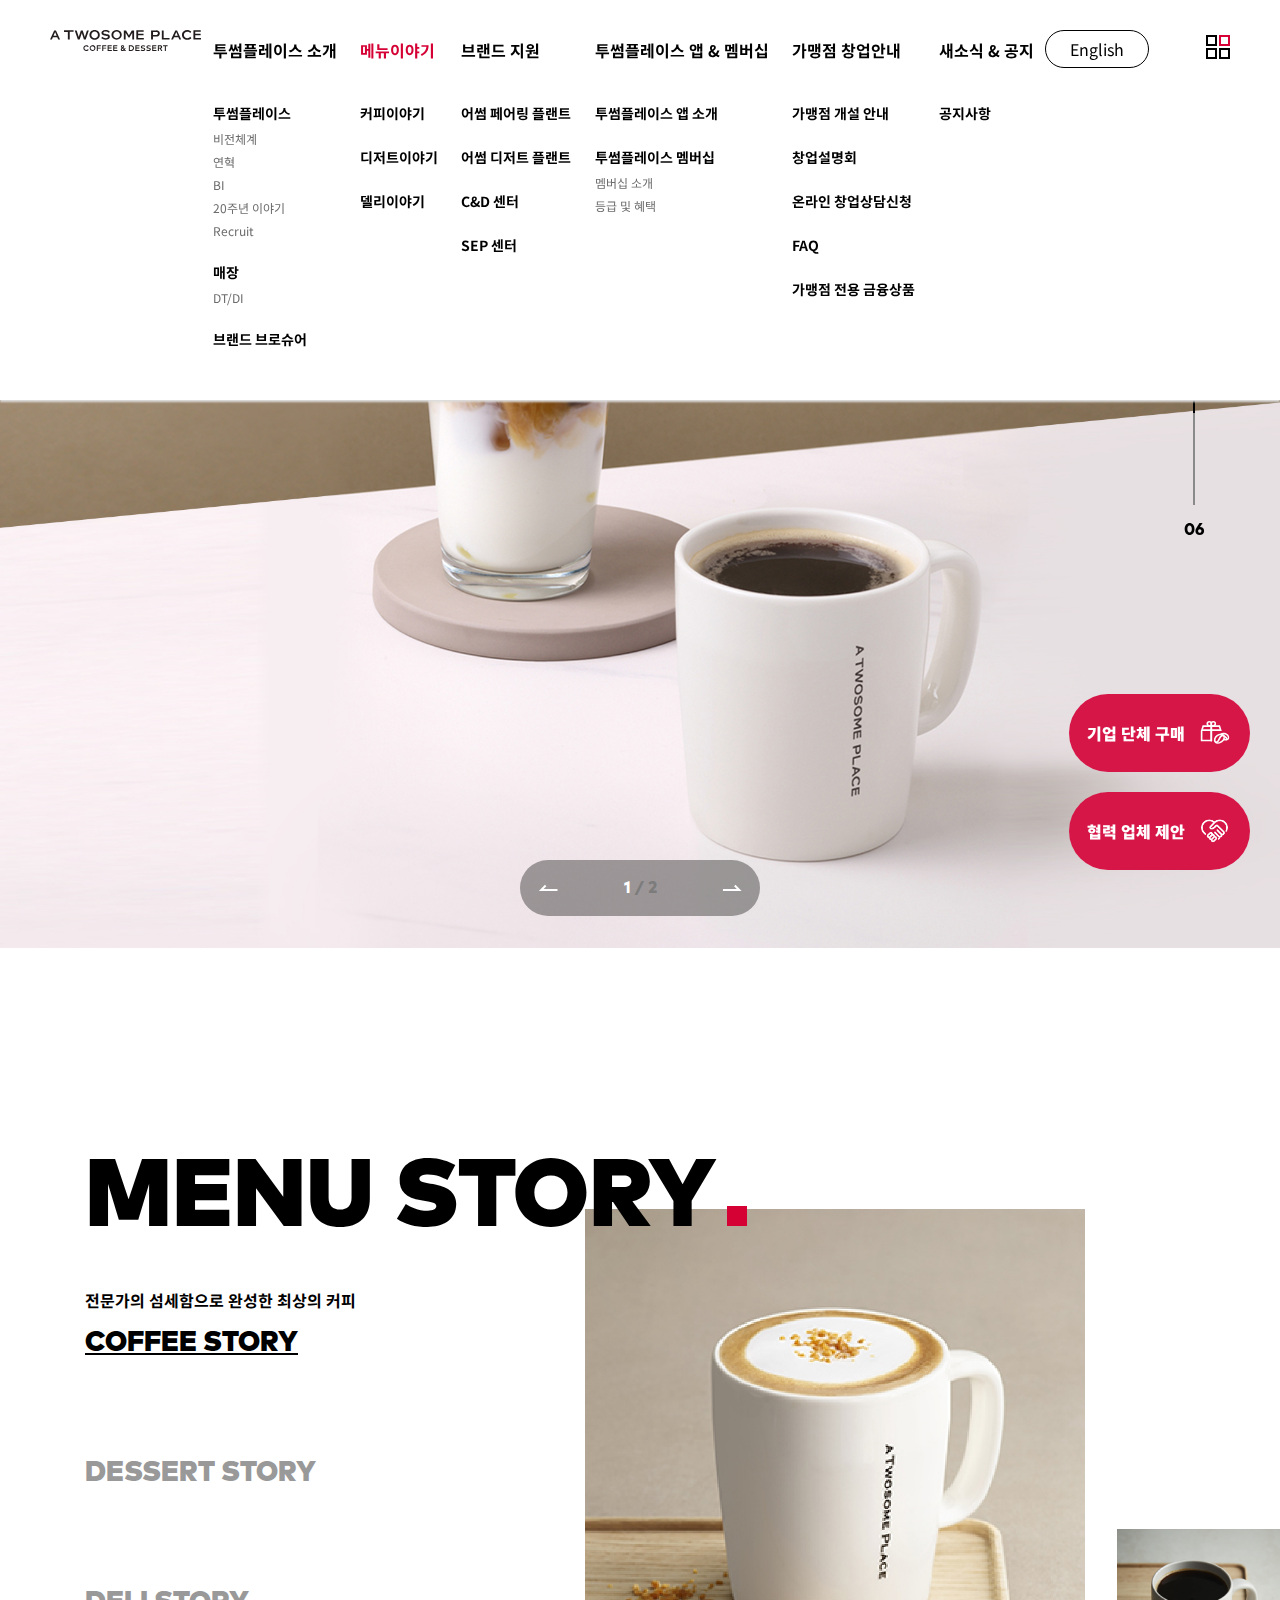
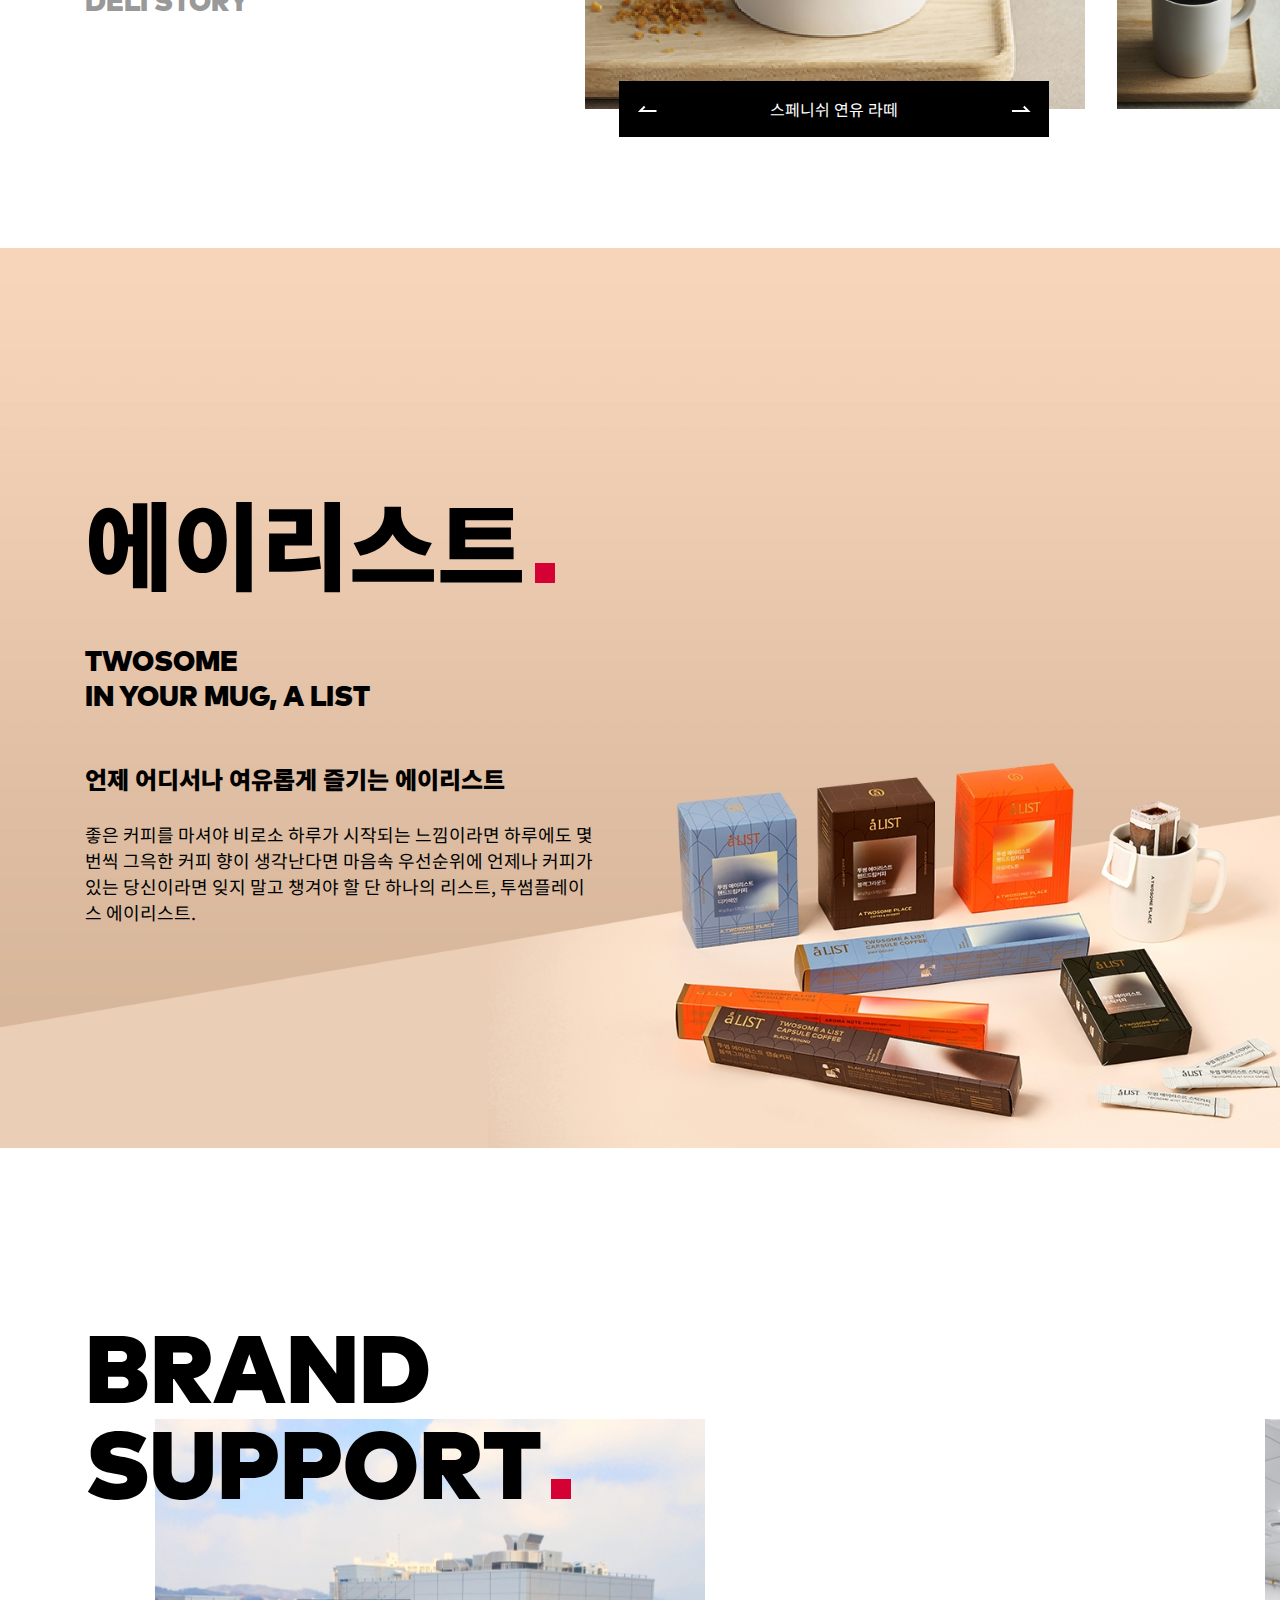
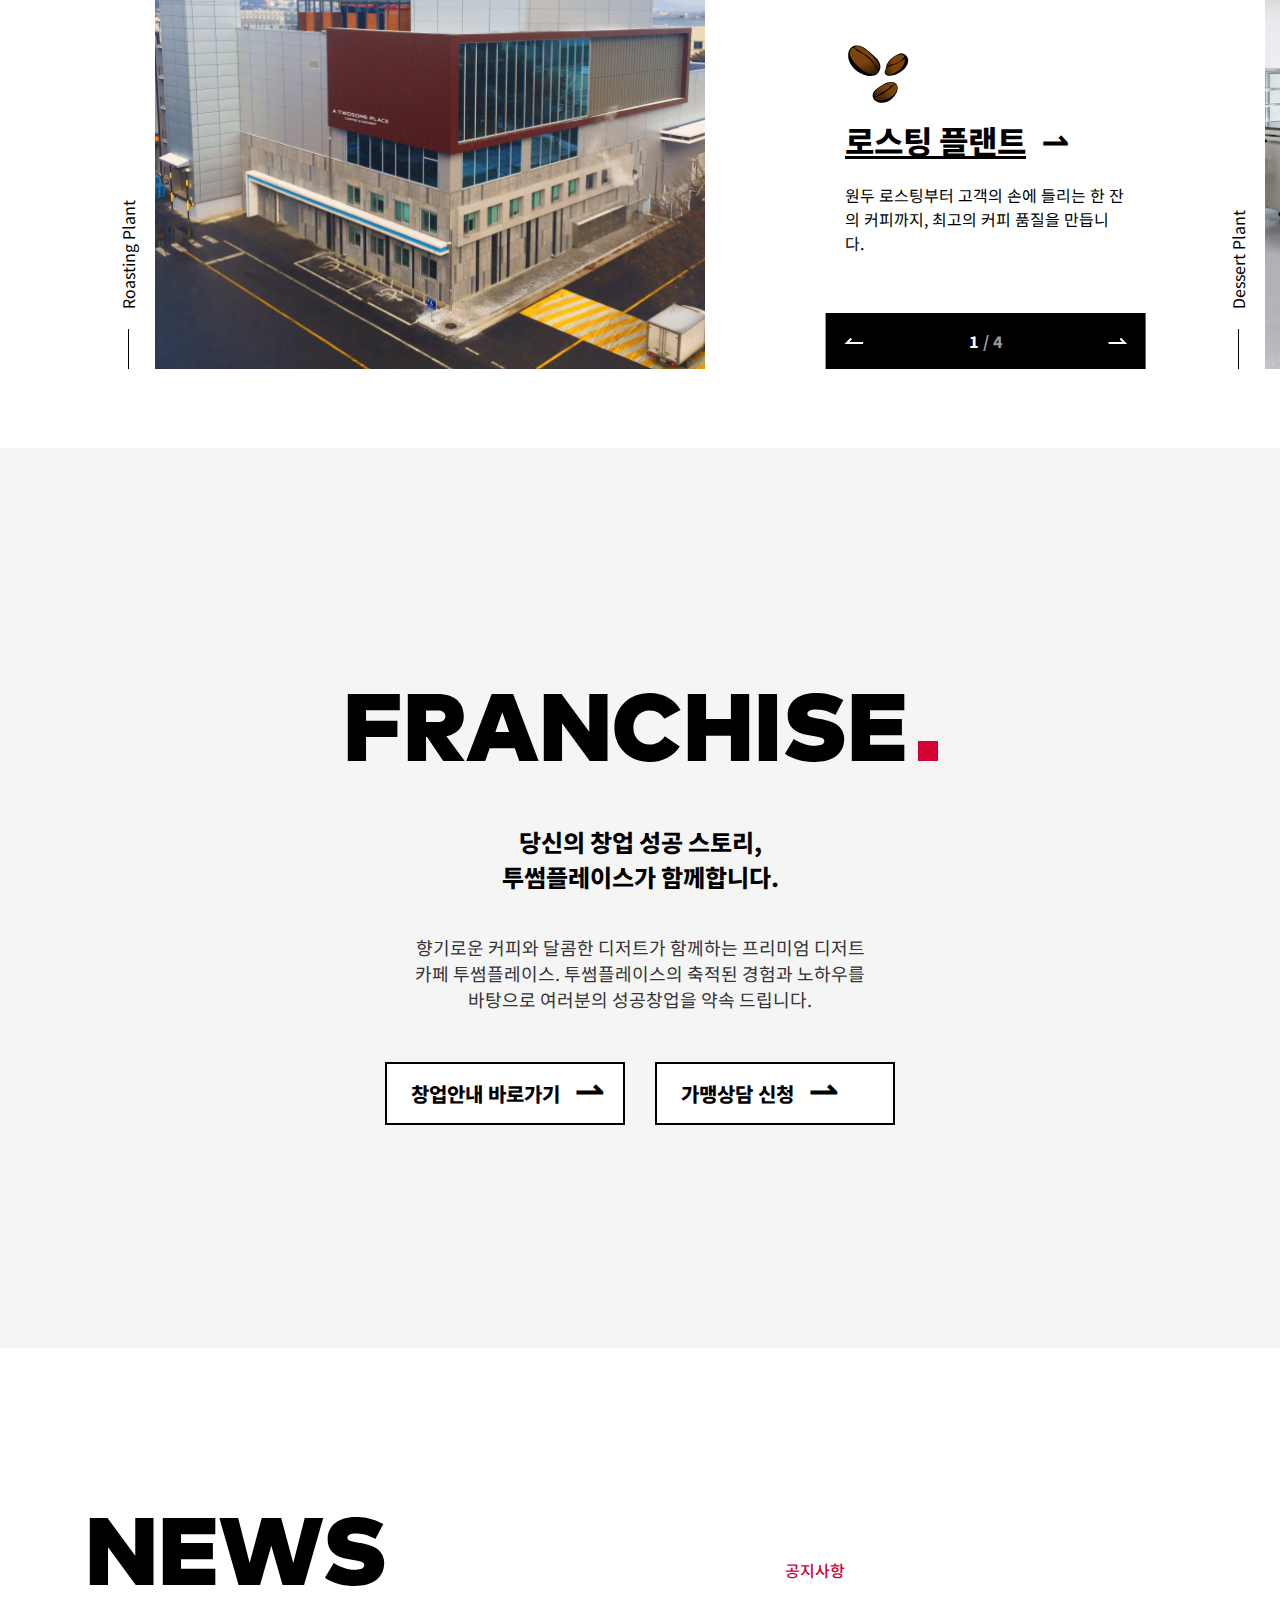
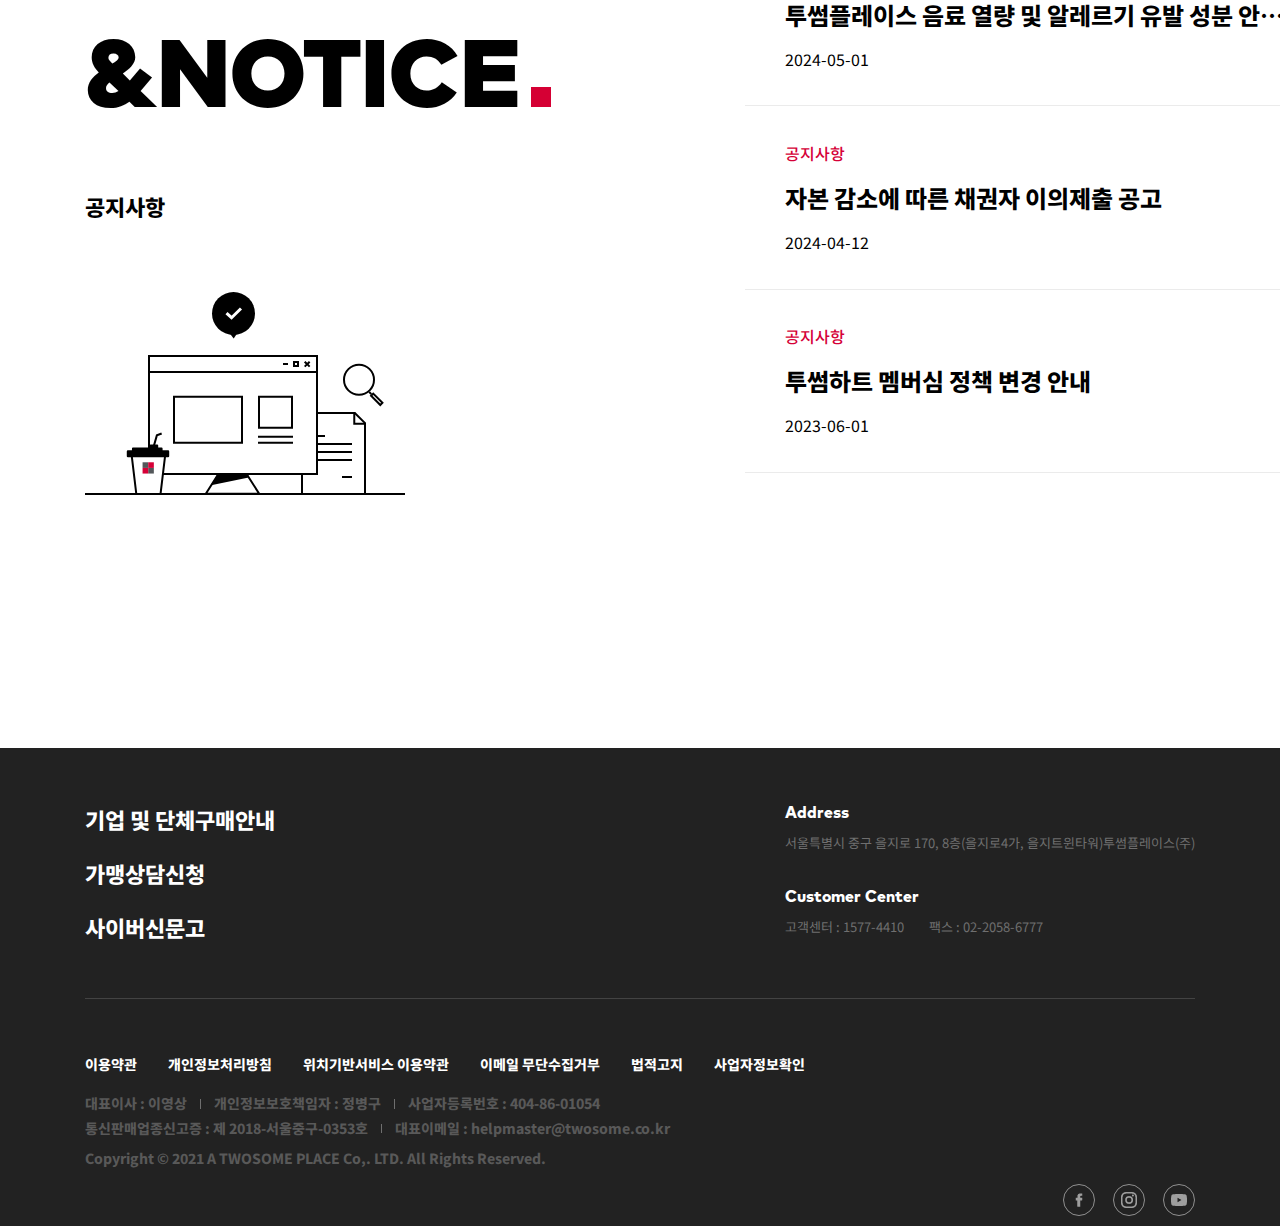
<file: index.html>
<!DOCTYPE html>
<html lang="en">
<head>
    <meta charset="UTF-8">
    <meta name="viewport" content="width=device-width, initial-scale=1.0">
    <title>Document</title>
    <link rel="stylesheet" href="./style/reset.css">
    <link rel="preconnect" href="https://fonts.googleapis.com">
    <link rel="preconnect" href="https://fonts.gstatic.com" crossorigin>
    <link href="https://fonts.googleapis.com/css2?family=Noto+Sans+KR:wght@100..900&display=swap" rel="stylesheet">
    <link rel="stylesheet" href="./style/font.css">
    <link rel="stylesheet" href="./style/style_pc.css">
    <link rel="stylesheet" href="./style/style_tab.css">
    <link rel="stylesheet" href="./style/style_mo.css">
    <script src="./js/index.js"></script>
</head> 
<body>
    <p>i am a king</p>ddddd

    <!-- sliding section ui (한바닥씩 넘어가는 페이지)-->
    <div class="sliding_viewer">
        <div class="state cur_slide">01</div>
        <div class="process_box">
            <div class="current_process_bar"></div>
        </div>
        <div class="state all_slide">06</div>
    </div>
    
    <!-- 기업단체구매/협력업체제안 ui -->
    <ul class="fixed_menu">
        <li><a class="cor" href="#">기업 단체 구매</a></li>
        <li><a class="par" href="#">협력 업체 제안</a></li>
    </ul>

    <!-- 버튼 ui (최상단 슬라이드로 이동) -->
    <!-- <a href="#" class="btn_top">up</a> -->

    <header>
        <div id="logo">
            <h1><a href="./index.html"><img src="./img/logo_black.svg" alt="투썸플레이스로고"></h1></a>
        </div>
        <nav class="middle_nav">
            <ul>
                <li class="info"><a href="#">투썸플레이스 소개</a>
                    <ul>
                        <li>
                            <dl>
                                <dt><a href="#">투썸플레이스</a></dt>
                                <dd><a href="#">비전체계</a></dd>
                                <dd><a href="#">연혁</a></dd>
                                <dd><a href="#">BI</a></dd>
                                <dd><a href="#">20주년 이야기</a></dd>
                                <dd><a href="#">Recruit</a></dd>
                            </dl>
                        </li>
                        <li>
                            <dl>
                                <dt><a href="#">매장</a></dt>
                                <dd><a href="#">DT/DI</a></dd>
                            </dl>
                        </li>
                        <li>
                            <dl>
                                <dt><a href="#">브랜드 브로슈어</a></dt>
                            </dl>
                        </li>
                    </ul>
                </li>
                <li><a href="coffee_story.html">메뉴이야기</a>
                    <ul>
                        <li>
                            <dl>
                                <dt><a href="coffee_story.html">커피이야기</a>
                                </dt>
                            </dl>
                        </li>
                        <li>
                            <dl>
                                <dt>
                                    <a href="coffee_desert.html">디저트이야기</a>
                                </dt>
                            </dl>
                        </li>
                        <li><dl><dt><a href="#">델리이야기</a></dt></dl></li>
                    </ul>
                </li>

                <li><a href="#">브랜드 지원</a>
                <ul>
                    <li><dl><dt><a href="#">어썸 페어링 플랜트</dt></dl></a></li>
                    <li><dl><dt><a href="#">어썸 디저트 플랜트</dt></dl></a></li>
                    <li><dl><dt><a href="#">C&D 센터</dt></dl></a></li>
                    <li><dl><dt><a href="#">SEP 센터</dt></dl></a></li>
                </ul>
                </li>

                <li><a href="#">투썸플레이스 앱 & 멤버십</a>
                    <ul>
                        <li><dl><dt><a href="#">투썸플레이스 앱 소개</a></dt></dl></li>
                        <li>
                            <dl>
                                <dt><a href="#">투썸플레이스 멤버십</a></dt>
                                <dd><a href="#">멤버십 소개</a></dd>
                                <dd><a href="#">등급 및 혜택</a></dd>
                            </dl>
                        </li>
                    </ul>
                </li>
                <li><a href="#">가맹점 창업안내</a>
                    <ul>
                        <li><dl><dt><a href="#">가맹점 개설 안내</dt></dl></a></li>
                        <li><dl><dt><a href="#">창업설명회</dt></dl></a></li>
                        <li><dl><dt><a href="#">온라인 창업상담신청</dt></dl></a></li>
                        <li><dl><dt><a href="#">FAQ</dt></dl></a></li>
                        <li><dl><dt><a href="#">가맹점 전용 금융상품</dt></dl></a></li>
                    </ul>
                </li>
                <li><a href="#">새소식 & 공지</a>
                <ul>
                    <li><dl><dt><a href="#">공지사항</a></li></dt></dl>
                </ul>
                </li>
            </ul>
        </nav>

        <nav class="right_nav">
            <a class="lan_en twosome_en" href="#">English</a>
            <a href="#"><img src="./img/ico_24_allmenu_black.svg" alt="메뉴이미지"></a>
        </nav>
    </header>
    <main class="onepage_scl">
        <section class="main_banner">
            <div class="main_station">
                <ul class="main_train">
                    <li><img src="./img/imageye//MODS0030_20210617220418_hViWHnLB.jpg" alt="첫번 째 슬라이드 이미지 - 투썸플레이스 커피 사진"></li>
                    <li><img src="./img/imageye/MODS0030_20210617220342_PhOmqlrg.jpg" alt="두 번째 슬라이드 이미지 - 투썸플레이스 디저트 사진"></li>
                </ul>
                <div class="main_station_controler">
                    <div class="btn main_btn_prev"><img src="./img/imageye/ico_arrow_left.svg" alt="이전버튼"></div>
                    <div class="main_train_status">
                        <span class="main_cur_slide">1</span>
                        /
                        <span class="main_all_slide">2</span>
                    </div>
                    <div class="btn main_btn_next"><img src="./img/imageye/ico_arrow_right.svg" alt="다음버튼"></div>
                </div>
            </div>
        </section>       
        <section class="menu_story">
            <div class="inner_content">
                <div class="outer_menu">
                    <h2 class="big_title">MENU STORY</h2>
                    <div class="menu_frame">
                        <section>
                            <ul class="tab_title_ul">
                                <li class="on">
                                    <p>전문가의 섬세함으로 완성한 최상의 커피</p>
                                    <h3>COFFEE STORY</h3>
                                </li>
                                <li>
                                    <p>다양한 프리미엄 케이크 & 디저트</p>
                                    <h3>DESSERT STORY</h3>
                                </li>
                                <li>
                                    <p>가볍게 즐기는 맛있는 식사, 델리</p>
                                    <h3>DELI STORY</h3>
                                </li>
                            </ul>
                        </section>
                        <section class="tab_desc">
                            <div class="story_slider_station on">
                                <div class="story_slider_ctl">
                                    <div class="btn_story prev">
                                        <img src="./img/imageye/ico_arrow_left.svg" alt="이전메뉴">
                                    </div>
                                    <div class="menu_title_frame">스페니쉬 연유 라떼</div>
                                    <div class="btn_story next">
                                        <img src="./img/imageye/ico_arrow_right.svg" alt="다음메뉴">
                                    </div>
                                </div>
                                <ul class="story_slider_train">
                                    <li class="on">
                                        <a href="./coffee_story.html"><img src="./img/imageye/menu_coffee1.jpg" alt="스페니쉬 연유라떼"></a>
                                    </li>
                                    <li>
                                        <a href="./coffee_story.html"><img src="./img/imageye/menu_coffee2.jpg" alt="롱블랙"></a>
                                    </li>
                                    <li>
                                        <a href="./coffee_story.html"><img src="./img/imageye/menu_coffee3.jpg" alt="TWG 1837 블랙티"></a>
                                    </li>
                                    <li> 
                                        <a href="./coffee_story.html"><img src="./img/imageye/menu_coffee4.jpg" alt="스트로베리 피치 프라페"></a>
                                    </li>
                                </ul>
                            </div>
                            <div class="story_slider_station">
                                <ul class="story_slider_train">
                                    <li class="on">
                                        <a href="./coffee_desert.html"><img src="./img/imageye/menu_dessert1.jpg" alt="스트로베리 초콜릿 생크림"></a>
                                    </li>
                                    <li>
                                        <a href="./coffee_desert.html"><img src="./img/imageye/menu_dessert2.jpg" alt="마스카포네 티라미수"></a>
                                    </li>
                                    <li>
                                        <a href="./coffee_desert.html"><img src="./img/imageye/menu_dessert3.jpg" alt="레드벨벳"></a>
                                    </li>
                                    <li>
                                        <a href="./coffee_desert.html"><img src="./img/imageye/img_p_menu11.jpg" alt="뉴욕 치즈 케이크"></a>
                                    </li>
                                    <li>
                                        <a href="./coffee_desert.html"><img src="./img/imageye/menu_dessert5.jpg" alt="아이스 박스"></a>
                                    </li>
                                    <li>
                                        <a href="./coffee_desert.html"><img src="./img/imageye/menu_dessert6.jpg" alt="마카롱 세트(6개입)"></a>
                                    </li>
                                    <li>
                                        <a href="./coffee_desert.html"><img src="./img/imageye/menu_dessert7.jpg" alt="소프트 아이스크림(컵)"></a>
                                    </li>
                                </ul>
                            </div>
                            <div class="story_slider_station">
                                <ul class="story_slider_train">
                                    <li class="on">
                                        <a href="./coffee_desert.html"><img src="./img/imageye/menu_deli6.jpg" alt="호밀 B. E. L. T"></a>
                                    </li>
                                    <li>
                                        <a href="./coffee_desert.html"><img src="./img/imageye/menu_deli2.jpg" alt="페스토 햄치즈 파니니"></a>
                                    </li>
                                    <li>
                                        <a href="./coffee_desert.html"><img src="./img/imageye/menu_deli7.jpg" alt="# 베리 머치 에그"></a>
                                    </li>
                                    <li> 
                                        <a href="./coffee_desert.html"><img src="./img/imageye/menu_deli4.jpg" alt="그릴드 치킨 샐러드"></a>
                                    </li>
                                    <li> 
                                        <a href="./coffee_desert.html"><img src="./img/imageye/menu_deli8.jpg" alt="코코넛 카야 크루아상"></a>
                                    </li>
                                </ul>
                            </div>
                        </section>
                    </div>
                 </div>
            </div>
        </section>
        <section class="a_list">
            <div class="inner_content">
                <div class="a_list_txt">
                    <h2 class="big_title">에이리스트</h2>
                    <h3>TWOSOME<br>
                    IN YOUR MUG, A LIST</h3>
                    <h4>언제 어디서나 여유롭게 즐기는 에이리스트</h4>
                    <p>좋은 커피를 마셔야 비로소 하루가 시작되는 느낌이라면 하루에도 몇 번씩 그윽한 커피 향이 생각난다면 마음속 우선순위에 언제나 커피가 있는 당신이라면 잊지 말고 챙겨야 할 단 하나의 리스트, 투썸플레이스 에이리스트.</p>
                </div>
            </div>
        </section>
        <section class="brand_support">
            <div class="inner_content">
                <div class="outer_content">
                    <h2 class="big_title">BRAND<br>SUPPORT</h2>
                    <div class="brand_support_station">
                        <ul class="brand_support_train">
                            <li>
                                <figure>
                                    <figcaption>Roasting Plant</figcaption>
                                    <img src="./img/imageye/main_brand1.jpg" alt="로스팅 플랜트">
                                </figure>
                                <div class="brand_support_txt">
                                    <h5 class="sup1"><a href="#">로스팅 플랜트</a></h5>
                                    <p>원두 로스팅부터 고객의 손에 들리는
                                        한 잔의 커피까지, 최고의 커피 품질을
                                        만듭니다.
                                    </p>
                                </div>
                            </li>
                            <li>
                                <figure>
                                    <figcaption>Dessert Plant</figcaption>
                                    <img src="./img/imageye/main_brand2.jpg" alt="로스팅 플랜트">
                                </figure>
                                <div class="brand_support_txt">
                                    <h5 class="sup2"><a href="#">디저트 플랜트</a></h5>
                                    <p>최고의 맛과 품질을 자랑하는
                                        투썸플레이스의 디저트를 만듭니다.
                                    </p>
                                </div>
                            </li>
                            <li>
                                <figure>
                                    <figcaption>C&D Center</figcaption>
                                    <img src="./img/imageye/main_brand1.jpg" alt="로스팅 플랜트">
                                </figure>
                                <div class="brand_support_txt">
                                    <h5 class="sup3"><a href="#">C&D센터</a></h5>
                                    <p>창의성을 바탕으로 고부가가치 제품
                                        개발과 원가경쟁력을 갖춘 제품 체계를
                                        만들어 고객의 만족도를 높이고,
                                        더욱 투썸플레이스답게 만들어주는
                                        곳입니다.
                                    </p>
                                </div>
                            </li>
                            <li>
                                <figure>
                                    <figcaption>SEP Center</figcaption>
                                    <img src="./img/imageye/main_brand1.jpg" alt="로스팅 플랜트">
                                </figure>
                                <div class="brand_support_txt">
                                    <h5 class="sup4"><a href="#">SEP센터</a></h5>
                                    <p>투썸플레이스 SEP센터는 브랜드 가치를
                                        만들어 내는 전문가 육성 센터입니다.
                                    </p>
                                </div>
                            </li>
                        </ul>
                        <div class="story_slider_ctl">
                            <div class="btn_story prev">
                                <img src="./img/imageye/ico_arrow_left.svg" alt="이전메뉴">
                            </div>
                            <div class="menu_title_frame">
                                <span class="on">1</span>
                                <span>/ 4</span>
                            </div>
                            <div class="btn_story next">
                                <img src="./img/imageye/ico_arrow_right.svg" alt="다음메뉴">
                            </div>
                        </div>
                    </div>
                </div>
            </div>
        </section>
        <section class="franchise">
            <div class="animation_bg">
                <!-- <div class="circle cir1"></div>
                <div class="circle cir2"></div>
                <div class="circle cir3"></div>
                <div class="circle cir4"></div>
                <div class="circle cir5"></div> -->
            </div>
            <script>
                let animationBG = document.querySelector(".animation_bg")
                let result = ``
                for(let i=0; i<10 ; i++){
                    let divtop = (Math.random()*900)+50
                    let stime = Math.random()*4
                    let dtime = Math.random()*10+5 
                    // 50~ 950 사이
                    result += `<div class="circle" style= "animation: moveRtoL ${dtime}s linear ${stime}s infinite; top:${divtop}px"></div>`
                }
                animationBG.innerHTML = result
            </script>
            <div class="fran_bg">
            </div>
            <script>
                let franBG = document.querySelector(".fran_bg")
                let result1 = ``
                for(let j=1;j<=5;j++){
                    let divtop1 = (Math.random()*900)+50 
                    let stime1 = Math.random()*20
                    let dtime1 = Math.random()*10+10

                    result1 += `<div class="moveimg move_img${j}" style="background: url(./img/img_store_0${j}@3x.png) no-repeat 50% 50% / cover; animation: moveRtoL2 ${dtime1}s linear ${stime1}s infinite; top:${divtop1}px"></div>`
                }
                franBG.innerHTML = result1
            </script>
                
            <div class="inner_content">
                <div class="outer_fran">
                    <h2 class="big_title">FRANCHISE</h2>
                    <p class="fran1">당신의 창업 성공 스토리,<br>
                        투썸플레이스가 함께합니다.</p>
                     <p class="fran2">향기로운 커피와 달콤한 디저트가 함께하는 프리미엄 디저트<br>
                        카페 투썸플레이스. 투썸플레이스의 축적된 경험과 노하우를<br>
                        바탕으로 여러분의 성공창업을 약속 드립니다.</p>   
                    <div class="link_box">
                        <a href="#">창업안내 바로가기</a>
                        <a href="#">가맹상담 신청</a>
                    </div>
                </div>
            </div>
        </section>
        <section class="news_notice">
            <div class="inner_content">
                <div class="outer_content">
                    <div class="left_content">
                        <h2 class="big_title">NEWS<br>&NOTICE</h2>
                        <div class="left_bottom_content">
                            <p>공지사항</p>
                            <img src="./img/main_news_illust.svg" alt="뉴스일러스트">
                        </div>
                    </div>
                    <div class="right_content">  
                        <ul class="right_ul">
                            <li>
                                <a href="#">
                                <h3>투썸플레이스 음료 열량 및 알레르기 유발 성분 안내아아아</h3>
                                <p>2024-05-01</p>
                                </a>
                            </li>
                            <li>
                                <a href="#">
                                <h3>자본 감소에 따른 채권자 이의제출 공고</h3>
                                <p>2024-04-12</p>
                                </a>
                            </li>
                            <li>
                                <a href="#">
                                <h3>투썸하트 멤버심 정책 변경 안내</h3>
                                <p>2023-06-01</p>
                                </a>
                            </li>
                        </ul>
                    </div>
                </div>
            </div>
        </section>

    </main>
    <footer>
        <div class="inner_content">
            <div class="foot_top">
                <div class="foot_left">
                    <ul>
                        <li><a href="#">기업 및 단체구매안내</li></a>
                        <li><a href="#">가맹상담신청</li></a>
                        <li><a href="#">사이버신문고</li></a>
                    </ul>
                </div>
                <div class="foot_right">
                    <dl>
                        <dt>Address</dt>
                        <dd><Address>서울특별시 중구 을지로 170, 8층(을지로4가, 을지트윈타워)투썸플레이스(주) </Address></dd>
                        <dt>Customer Center</dt>
                        <div>
                            <dd>고객센터 : 1577-4410 </dd>
                            <dd>팩스 : 02-2058-6777</dd>
                        </div>
                    </dl>
                </div>
            </div>
            <div class="foot_bottom">
                <ul class="bt1">
                    <li><a href="#">이용약관</a></li>
                    <li><a href="#">개인정보처리방침</a></li>
                    <li><a href="#">위치기반서비스 이용약관</a></li>
                    <li><a href="#">이메일 무단수집거부</a></li>
                    <li><a href="#">법적고지</a></li>
                    <li><a href="#">사업자정보확인</a></li>
                </ul>
                <ul class="bt2">
                    <li>대표이사 : 이영상</li>
                    <li>개인정보보호책임자 : 정병구</li>
                    <li>사업자등록번호 : 404-86-01054</li>
                    <li>통신판매업종신고증 : 제 2018-서울중구-0353호</li>
                    <li>대표이메일 : helpmaster@twosome.co.kr</li>
                </ul>
                <p>Copyright &copy; 2021 A TWOSOME PLACE Co,. LTD. All Rights Reserved.</p>
            </div>
            <div class="linked">
                <a href="#"><img src="./img/facebook.png" alt="페이스북이미지"></a>
                <a href="#"><img src="./img/instargram.png" alt="인스타이미지"></a>
                <a href="#"><img src="./img/youtube.png" alt="유튜브이미지"></a>
            </div>
        </div>
    </footer>
</body>
</html>
</file>
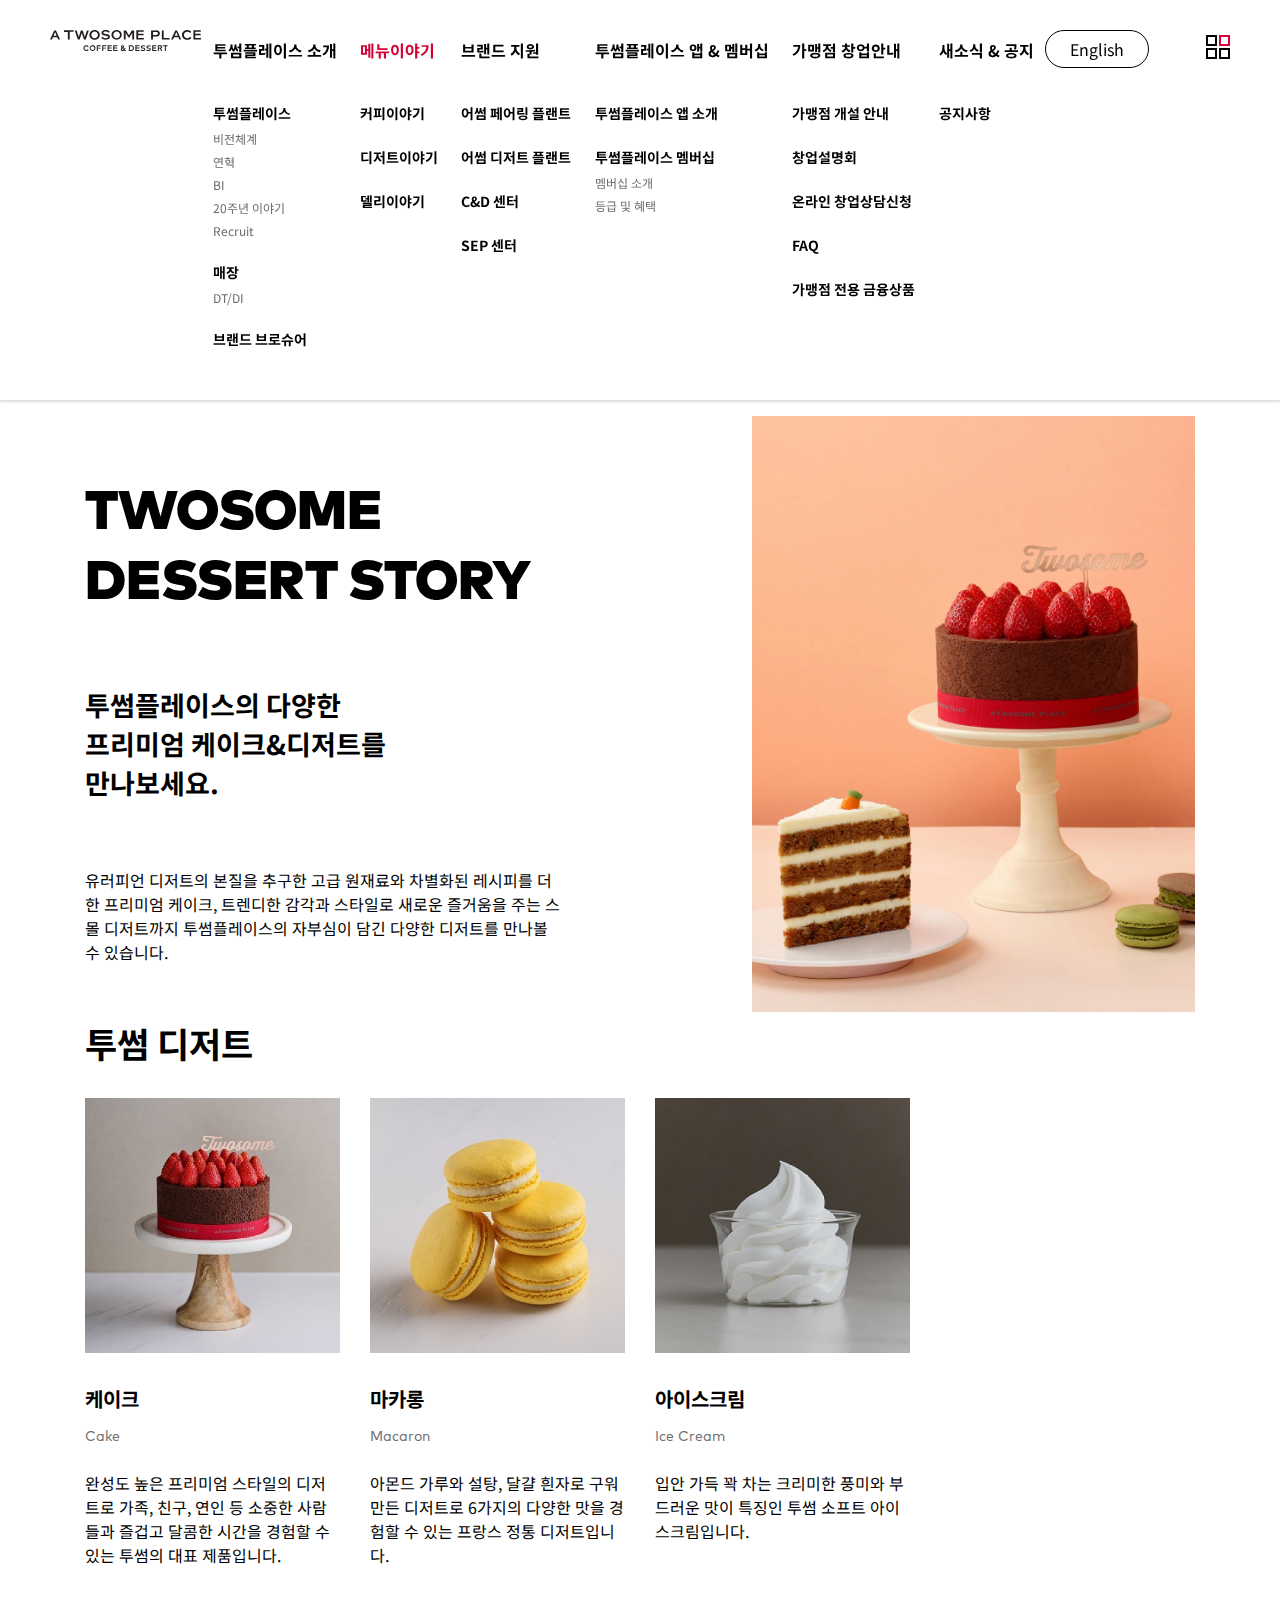
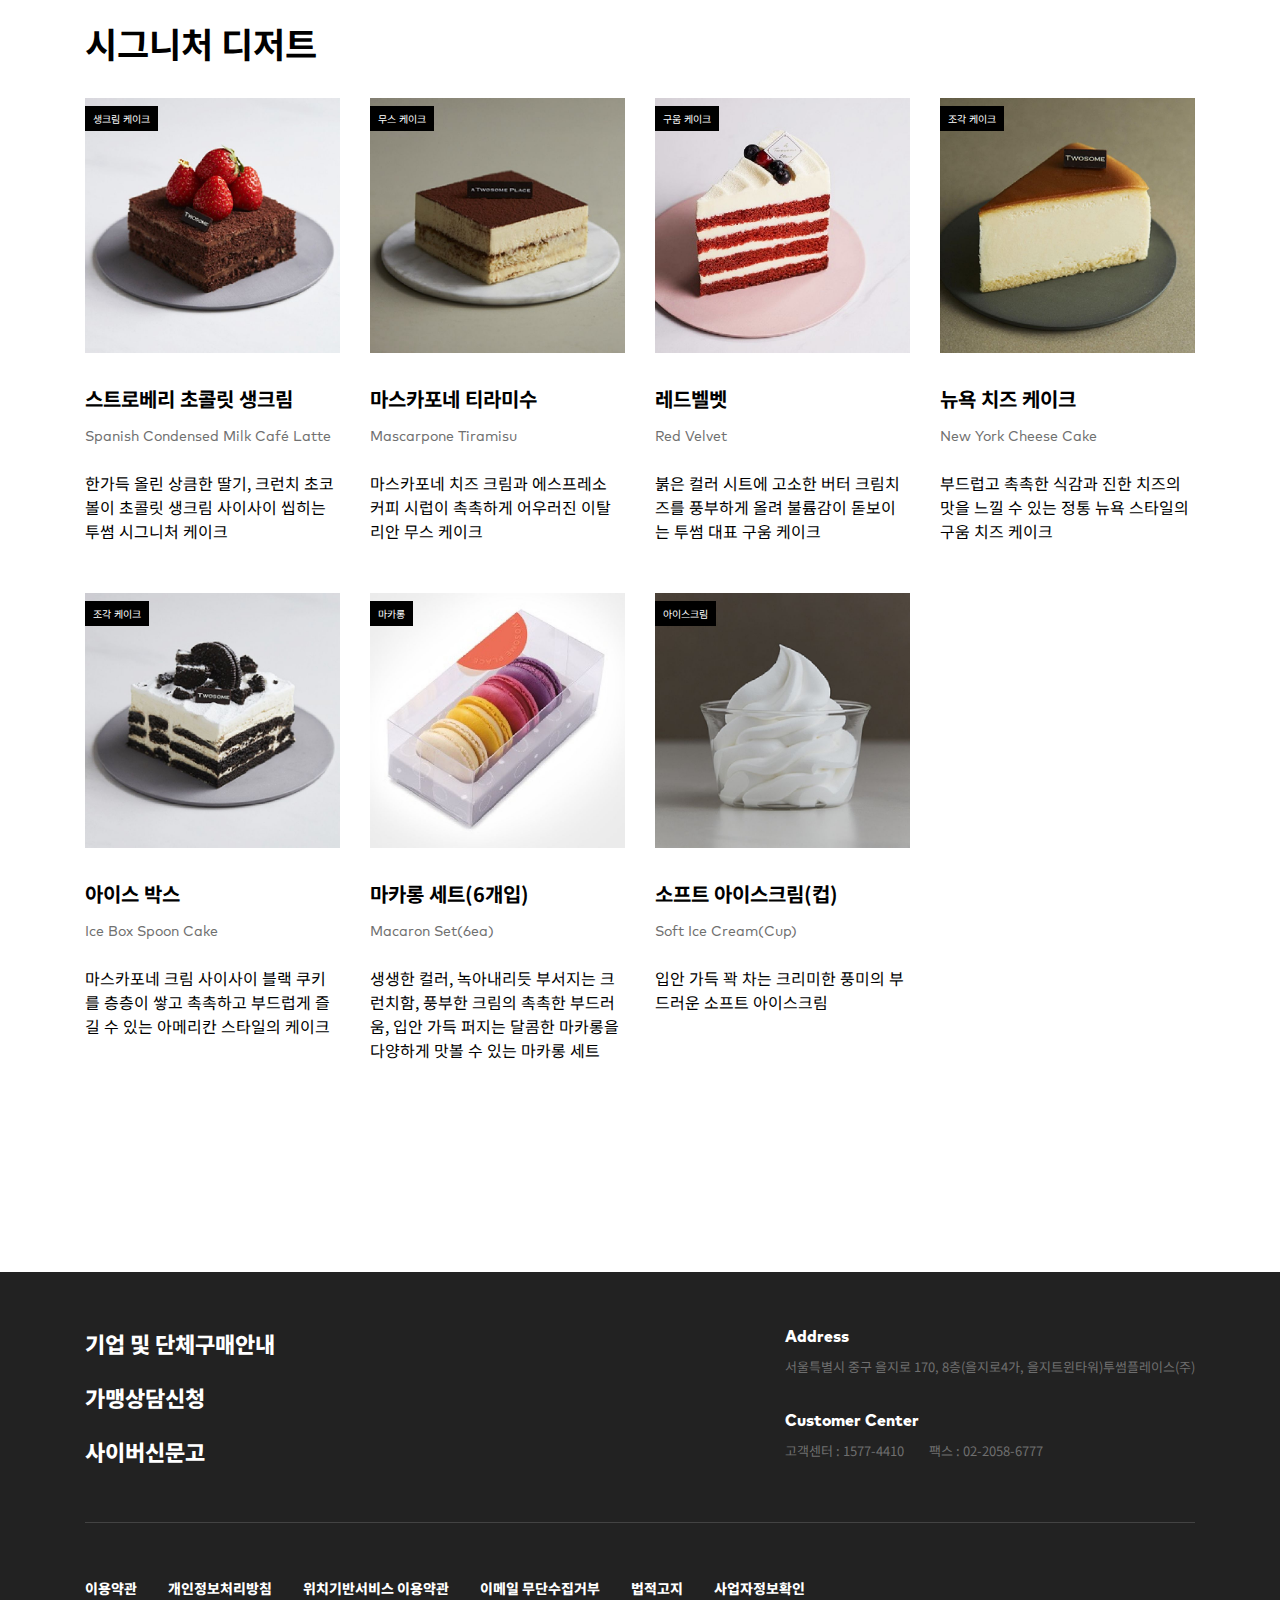
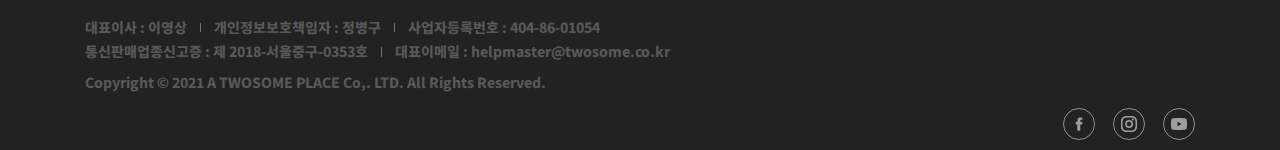
<file: coffee_desert.html>
<!DOCTYPE html>
<html lang="en">
<head>
    <meta charset="UTF-8">
    <meta name="viewport" content="width=device-width, initial-scale=1.0">
    <title>Document</title>
    <link rel="stylesheet" href="./style/reset.css">
    <link rel="stylesheet" href="./style/style_pc.css">
    <link rel="stylesheet" href="./style/style_tab.css">
    <link rel="stylesheet" href="./style/style_mo.css">
    <link rel="stylesheet" href="./style/font.css">
    <link rel="preconnect" href="https://fonts.googleapis.com">
    <link rel="preconnect" href="https://fonts.gstatic.com" crossorigin>
    <link href="https://fonts.googleapis.com/css2?family=Noto+Sans+KR:wght@100..900&display=swap" rel="stylesheet">
</head>
<body>
    <header>
        <div id="logo">
            <h1><a href="./index.html"><img src="./img/logo_black.svg" alt="투썸플레이스로고"></h1></a>
        </div>
        <nav class="middle_nav">
            <ul>
                <li class="info"><a href="#">투썸플레이스 소개</a>
                    <ul>
                        <li>
                            <dl>
                                <dt><a href="#">투썸플레이스</a></dt>
                                <dd><a href="#">비전체계</a></dd>
                                <dd><a href="#">연혁</a></dd>
                                <dd><a href="#">BI</a></dd>
                                <dd><a href="#">20주년 이야기</a></dd>
                                <dd><a href="#">Recruit</a></dd>
                            </dl>
                        </li>
                        <li>
                            <dl>
                                <dt><a href="#">매장</a></dt>
                                <dd><a href="#">DT/DI</a></dd>
                            </dl>
                        </li>
                        <li>
                            <dl>
                                <dt><a href="#">브랜드 브로슈어</a></dt>
                            </dl>
                        </li>
                    </ul>
                </li>
                <li><a href="coffee_story.html">메뉴이야기</a>
                    <ul>
                        <li>
                            <dl>
                                <dt><a href="coffee_story.html">커피이야기</a>
                                </dt>
                            </dl>
                        </li>
                        <li>
                            <dl>
                                <dt>
                                    <a href="coffee_desert.html">디저트이야기</a>
                                </dt>
                            </dl>
                        </li>
                        <li><dl><dt><a href="#">델리이야기</a></dt></dl></li>
                    </ul>
                </li>

                <li><a href="#">브랜드 지원</a>
                <ul>
                    <li><dl><dt><a href="#">어썸 페어링 플랜트</dt></dl></a></li>
                    <li><dl><dt><a href="#">어썸 디저트 플랜트</dt></dl></a></li>
                    <li><dl><dt><a href="#">C&D 센터</dt></dl></a></li>
                    <li><dl><dt><a href="#">SEP 센터</dt></dl></a></li>
                </ul>
                </li>

                <li><a href="#">투썸플레이스 앱 & 멤버십</a>
                    <ul>
                        <li><dl><dt><a href="#">투썸플레이스 앱 소개</a></dt></dl></li>
                        <li>
                            <dl>
                                <dt><a href="#">투썸플레이스 멤버십</a></dt>
                                <dd><a href="#">멤버십 소개</a></dd>
                                <dd><a href="#">등급 및 혜택</a></dd>
                            </dl>
                        </li>
                    </ul>
                </li>
                <li><a href="#">가맹점 창업안내</a>
                    <ul>
                        <li><dl><dt><a href="#">가맹점 개설 안내</dt></dl></a></li>
                        <li><dl><dt><a href="#">창업설명회</dt></dl></a></li>
                        <li><dl><dt><a href="#">온라인 창업상담신청</dt></dl></a></li>
                        <li><dl><dt><a href="#">FAQ</dt></dl></a></li>
                        <li><dl><dt><a href="#">가맹점 전용 금융상품</dt></dl></a></li>
                    </ul>
                </li>
                <li><a href="#">새소식 & 공지</a>
                <ul>
                    <li><dl><dt><a href="#">공지사항</a></li></dt></dl>
                </ul>
                </li>
            </ul>
        </nav>

        <nav class="right_nav">
            <a class="lan_en twosome_en" href="#">English</a>
            <a href="#"><img src="./img/ico_24_allmenu_black.svg" alt="메뉴이미지"></a>
        </nav>
    </header>
    <main>
        <section class="first_section">
            <section class="title">
                <div class="inner_content">
                        <p>
                            <a href="#">홈</a>&middot;
                            <a class="pColor_f" href="#">메뉴이야기</a>
                        </p>
                        <h2>디저트이야기</h2>
                </div>    
            </section> 
            <section class="middlecontent">
                <div class="inner_content">
                    <div class="txtframe">
                        <h3>TWOSOME DESSERT STORY</h3>
                        <p class="sub_txt">
                            투썸플레이스의 다양한<br>
                        프리미엄 케이크&디저트를<br>
                        만나보세요.</p>
                        <p>
                            유러피언 디저트의 본질을 추구한 고급 원재료와 차별화된 레시피를 더한 프리미엄 케이크, 트렌디한 감각과 스타일로 새로운 즐거움을 주는 스몰 디저트까지 투썸플레이스의 자부심이 담긴 다양한 디저트를 만나볼 수 있습니다.
                        </p>
                    </div>
                    <figure class="imgframe">
                        <img src="./desert_img/img_p_dessertstory.jpg" alt="twosome desert story">
                    </figure>
                </div>
            </section>   
        </secti>
        <section class="third_section">
            <div class="inner_content">
                <h2>투썸 디저트</h2>
                <ul class="drink_list">
                    <li class="sig_menu_1">
                        <div></span>
                            <p><img src="desert_img/img_p_menu05.jpg" alt="케이크"></p>
                        </div> 
                        <dl>
                            <dt>케이크</dt>
                            <dt>Cake</dt>
                            <dd>완성도 높은 프리미엄 스타일의 디저트로 가족, 친구, 연인 등 소중한 사람들과 즐겁고 달콤한 시간을 경험할 수 있는 투썸의 대표 제품입니다.</dd>
                        </dl>
                    </li>
                    <li class="sig_menu_2">
                        <div>
                            <p><img src="desert_img/img_p_menu06.jpg"alt="마카롱"></p>
                        </div>
                        <dl>
                            <dt>마카롱</dt>
                            <dt>Macaron</dt>
                            <dd>아몬드 가루와 설탕, 달걀 흰자로 구워 만든 디저트로 6가지의 다양한 맛을 경험할 수 있는 프랑스 정통 디저트입니다.</dd>
                        </dl>
                    </li>
                    <li class="sig_menu_3">
                        <div>
                            <p><img src="desert_img/img_p_menu07.jpg"alt="아이스크림"></p>
                        </div>
                        <dl>
                            <dt>아이스크림</dt>
                            <dt>Ice Cream</dt>
                            <dd>입안 가득 꽉 차는 크리미한 풍미와 부드러운 맛이 특징인 투썸 소프트 아이스크림입니다.</dd>
                        </dl>
                    </li>
                </ul>
            </div>
        </div>
        <section class="third_section">
            <div class="inner_content">
                <h2>시그니처 디저트</h2>
                <ul class="drink_list">
                    <li class="sig_menu_1">
                        <div><span>생크림 케이크</span>
                            <p><img src="desert_img/img_p_menu08.jpg" alt="스페니쉬연유라떼"></p>
                        </div> 
                        <dl>
                            <dt>스트로베리 초콜릿 생크림</dt>
                            <dt>Spanish Condensed Milk Café Latte</dt>
                            <dd>한가득 올린 상큼한 딸기, 크런치 초코볼이 초콜릿 생크림 사이사이 씹히는 투썸 시그니처 케이크</dd>
                        </dl>
                    </li>
                    <li class="sig_menu_2">
                        <div><span>무스 케이크</span>
                            <p><img src="desert_img/img_p_menu09.jpg" alt="롱블랙"></p>
                        </div>
                        <dl>
                            <dt>마스카포네 티라미수</dt>
                            <dt>Mascarpone Tiramisu</dt>
                            <dd>마스카포네 치즈 크림과 에스프레소 커피 시럽이 촉촉하게 어우러진 이탈리안 무스 케이크</dd>
                        </dl>
                    </li>
                    <li class="sig_menu_3">
                        <div><span>구움 케이크</span>
                            <p><img src="desert_img/img_p_menu10.jpg"  alt="허니 레몬티"></p>
                        </div>
                        <dl>
                            <dt>레드벨벳</dt>
                            <dt>Red Velvet</dt>
                            <dd>붉은 컬러 시트에 고소한 버터 크림치즈를 풍부하게 올려 불륨감이 돋보이는 투썸 대표 구움 케이크</dd>
                        </dl>
                    </li>
                    <li class="sig_menu_4">
                        <div><span>조각 케이크</span>
                            <p><img src="desert_img/img_p_menu11.jpg" alt="스트로베리 피치 프라페"></p>
                        </div>
                        <dl>
                            <dt>뉴욕 치즈 케이크</dt>
                            <dt>New York Cheese Cake</dt>
                            <dd>부드럽고 촉촉한 식감과 진한 치즈의 맛을 느낄 수 있는 정통 뉴욕 스타일의 구움 치즈 케이크</dd>
                        </dl>
                    </li>
                    <li class="sig_menu_5">
                        <div><span>조각 케이크</span>
                            <p><img src="desert_img/img_p_menu12.jpg" alt="스트로베리 피치 프라페"></p>
                        </div>
                        <dl>
                            <dt>아이스 박스</dt>
                            <dt>Ice Box Spoon Cake</dt>
                            <dd>마스카포네 크림 사이사이 블랙 쿠키를 층층이 쌓고 촉촉하고 부드럽게 즐길 수 있는 아메리칸 스타일의 케이크</dd>
                        </dl>
                    </li>
                    <li class="sig_menu_6">
                        <div><span>마카롱</span>
                            <p><img src="desert_img/img_p_menu13.jpg" alt="스트로베리 피치 프라페"></p>
                        </div>
                        <dl>
                            <dt>마카롱 세트(6개입)</dt>
                            <dt>Macaron Set(6ea)</dt>
                            <dd>생생한 컬러, 녹아내리듯 부서지는 크런치함, 풍부한 크림의 촉촉한 부드러움, 입안 가득 퍼지는 달콤한 마카롱을 다양하게 맛볼 수 있는 마카롱 세트</dd>
                        </dl>
                    </li>
                    <li class="sig_menu_7">
                        <div><span>아이스크림</span>
                            <p><img src="desert_img/img_p_menu14.jpg" alt="스트로베리 피치 프라페"></p>
                        </div>
                        <dl>
                            <dt>소프트 아이스크림(컵)</dt>
                            <dt>Soft Ice Cream(Cup)</dt>
                            <dd>입안 가득 꽉 차는 크리미한 풍미의 부드러운 소프트 아이스크림</dd>
                        </dl>
                    </li>
                </ul>
            </div>
        </section>
    </main>
    <footer>
        <div class="inner_content">
            <div class="foot_top">
                <div class="foot_left">
                    <ul>
                        <li><a href="#">기업 및 단체구매안내</li></a>
                        <li><a href="#">가맹상담신청</li></a>
                        <li><a href="#">사이버신문고</li></a>
                    </ul>
                </div>
                <div class="foot_right">
                    <dl>
                        <dt>Address</dt>
                        <dd><Address>서울특별시 중구 을지로 170, 8층(을지로4가, 을지트윈타워)투썸플레이스(주) </Address></dd>
                        <dt>Customer Center</dt>
                        <div>
                            <dd>고객센터 : 1577-4410 </dd>
                            <dd>팩스 : 02-2058-6777</dd>
                        </div>
                    </dl>
                </div>
            </div>
            <div class="foot_bottom">
                <ul class="bt1">
                    <li><a href="#">이용약관</a></li>
                    <li><a href="#">개인정보처리방침</a></li>
                    <li><a href="#">위치기반서비스 이용약관</a></li>
                    <li><a href="#">이메일 무단수집거부</a></li>
                    <li><a href="#">법적고지</a></li>
                    <li><a href="#">사업자정보확인</a></li>
                </ul>
                <ul class="bt2">
                    <li>대표이사 : 이영상</li>
                    <li>개인정보보호책임자 : 정병구</li>
                    <li>사업자등록번호 : 404-86-01054</li>
                    <li>통신판매업종신고증 : 제 2018-서울중구-0353호</li>
                    <li>대표이메일 : helpmaster@twosome.co.kr</li>
                </ul>
                <p>Copyright &copy; 2021 A TWOSOME PLACE Co,. LTD. All Rights Reserved.</p>
            </div>
            <div class="linked">
                <a href="#"><img src="./img/facebook.png" alt="페이스북이미지"></a>
                <a href="#"><img src="./img/instargram.png" alt="인스타이미지"></a>
                <a href="#"><img src="./img/youtube.png" alt="유튜브이미지"></a>
            </div>
        </div>
    </footer>
</body>
</html>
</file>
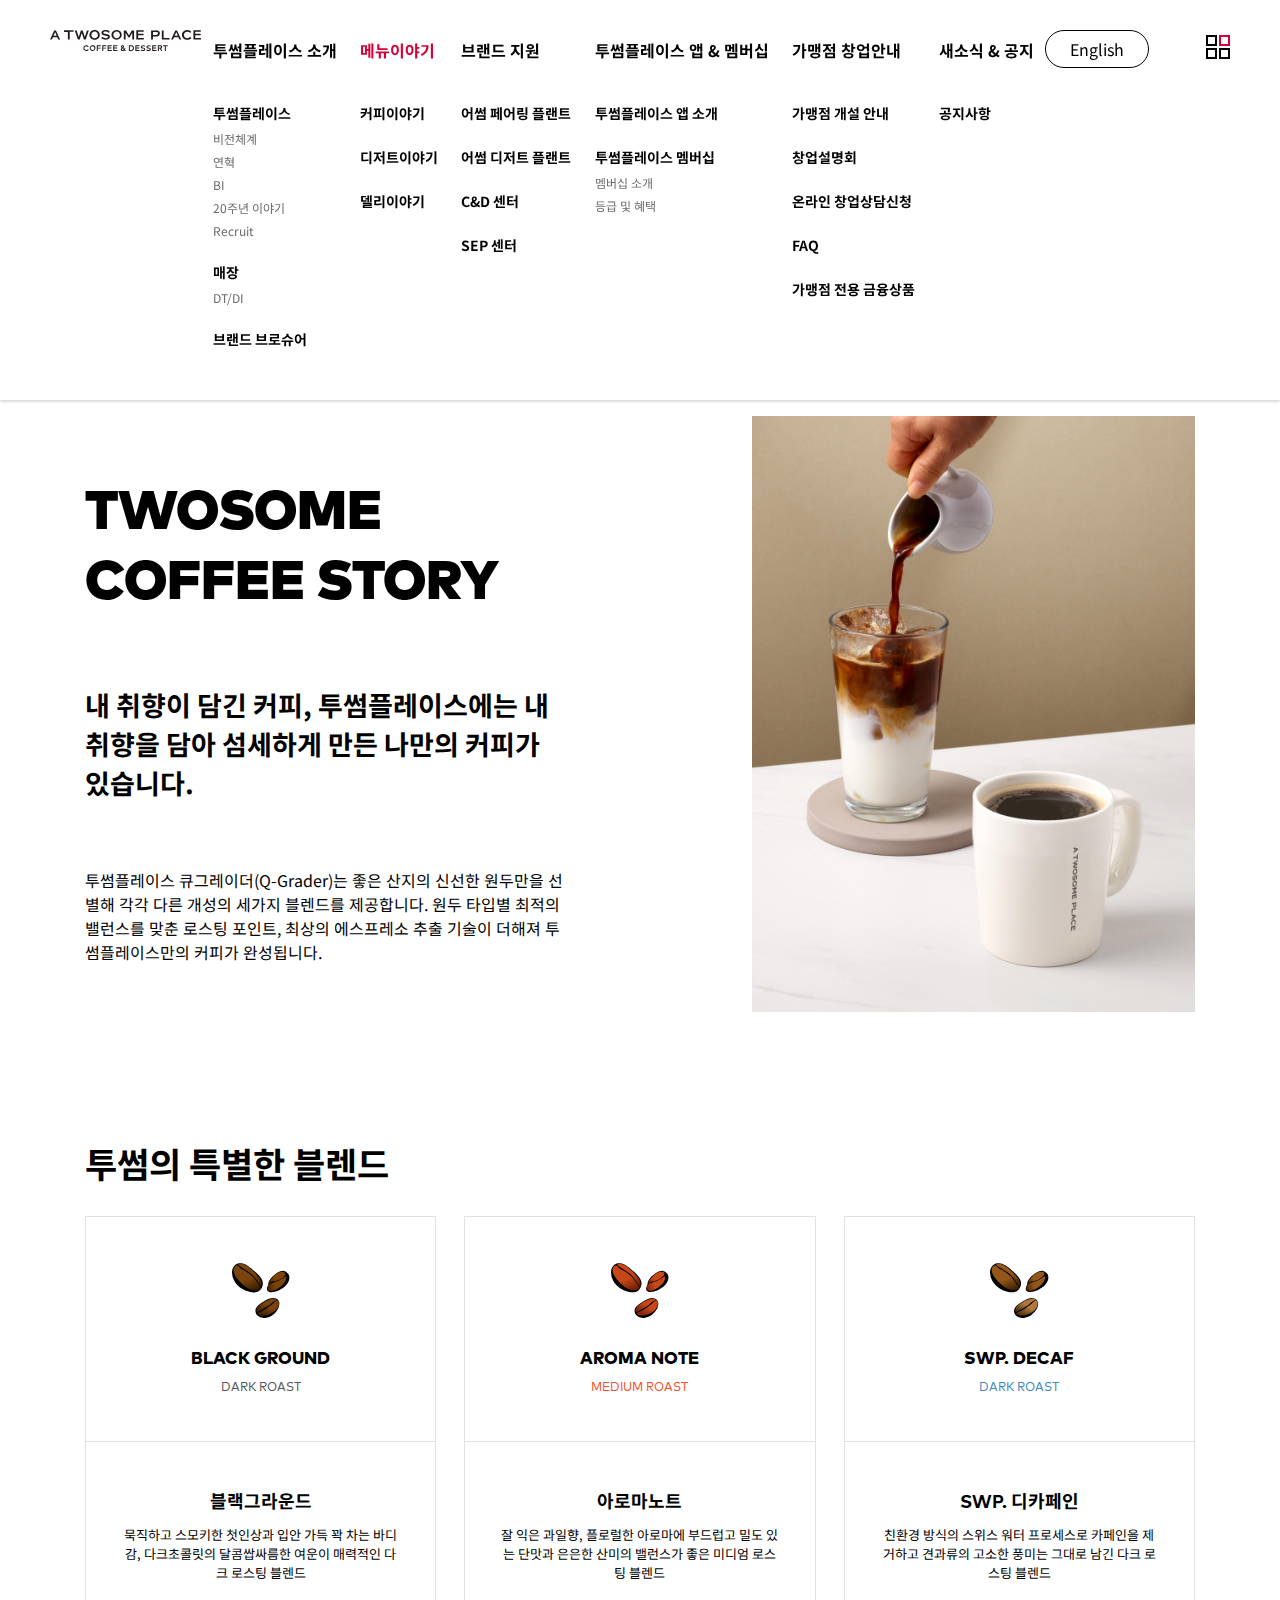
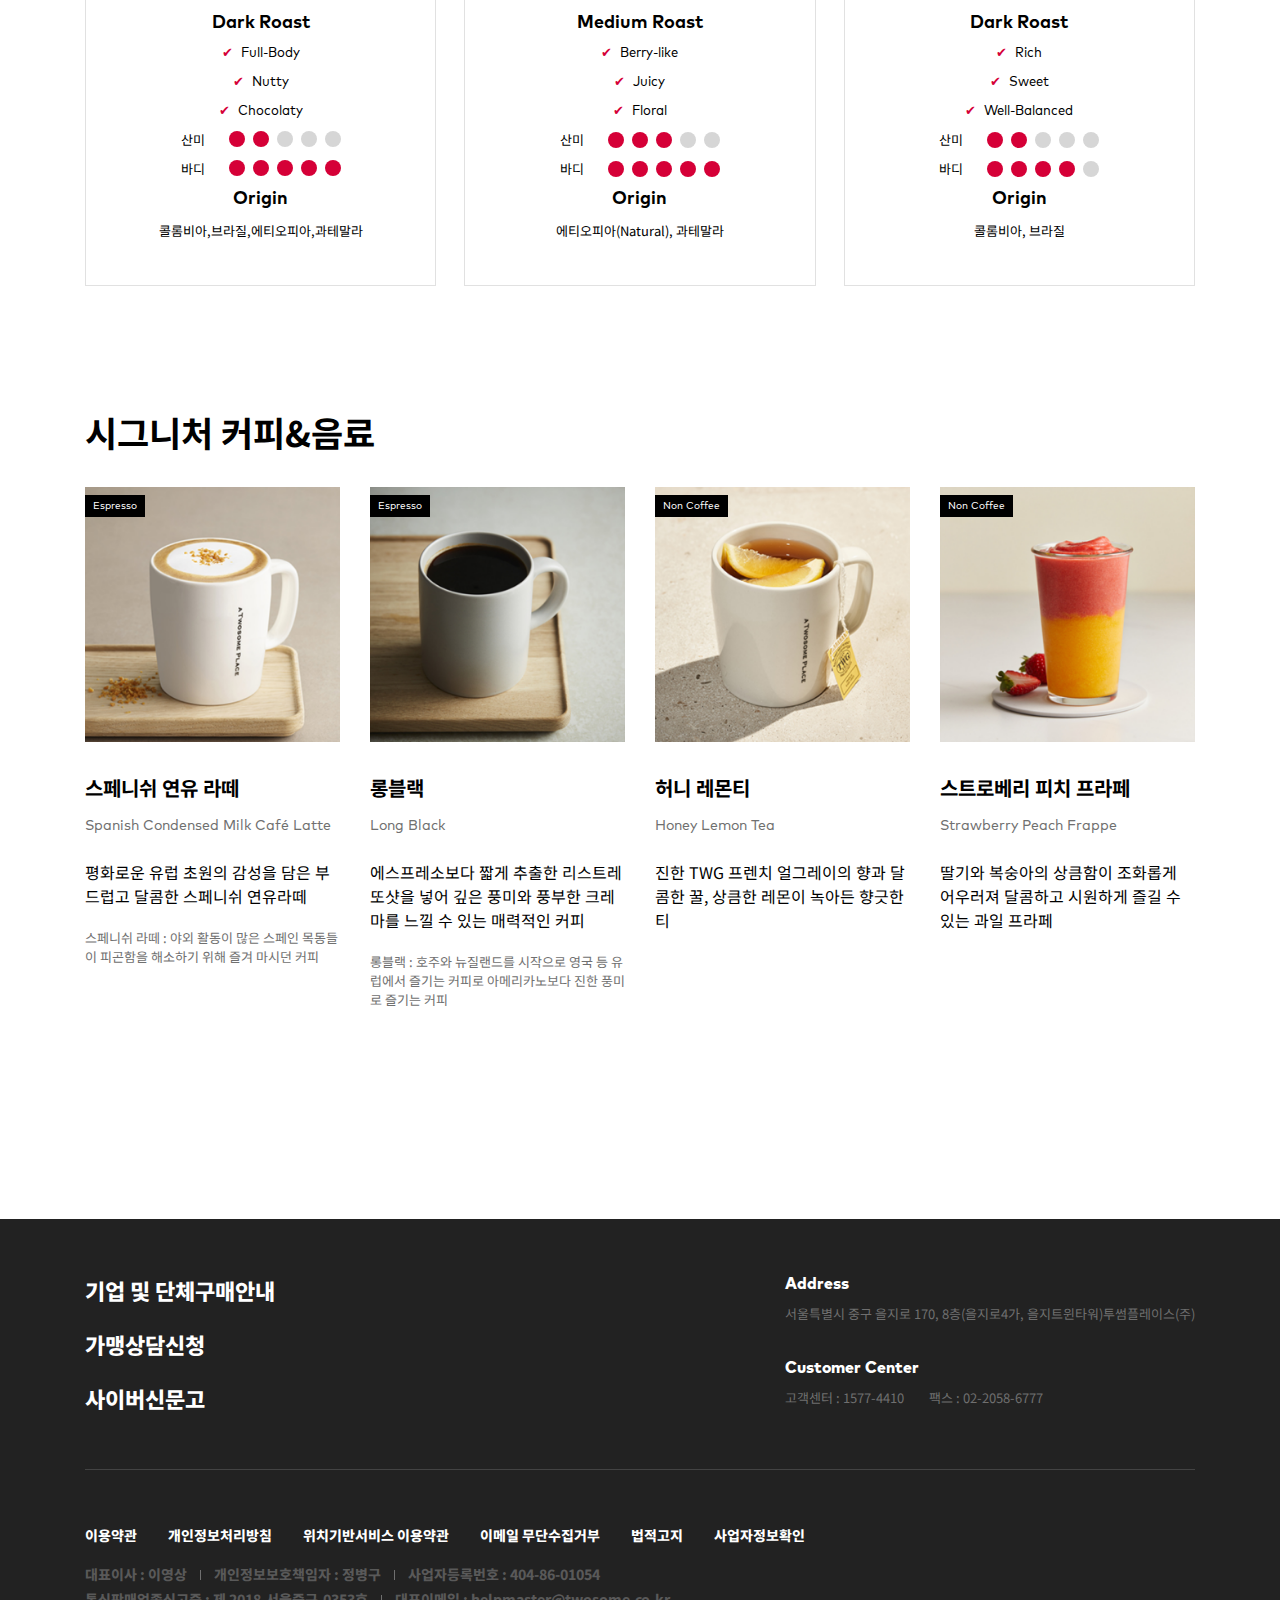
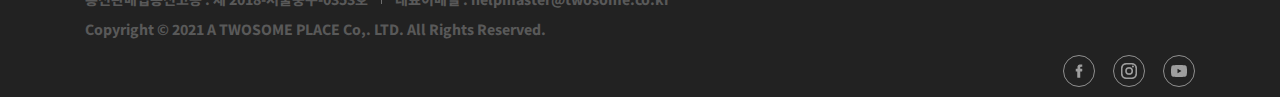
<file: coffee_story.html>
<!DOCTYPE html>
<html lang="en">
<head>
    <meta charset="UTF-8">
    <meta name="viewport" content="width=device-width, initial-scale=1.0">
    <title>투썸플레이스-예제</title>
    <!-- <link rel="stylesheet" href="./css/index.css"> -->
    <link rel="stylesheet" href="./style/reset.css">
    <link rel="stylesheet" href="./style/style_pc.css">
    <link rel="stylesheet" href="./style/style_tab.css">
    <link rel="stylesheet" href="./style/style_mo.css">
    <link rel="stylesheet" href="./style/font.css">
    <link rel="preconnect" href="https://fonts.googleapis.com">
    <link rel="preconnect" href="https://fonts.gstatic.com" crossorigin>
    <link href="https://fonts.googleapis.com/css2?family=Noto+Sans+KR:wght@100..900&display=swap" rel="stylesheet">
</head>
<body>
    <header>
        <div id="logo">
            <h1><a href="./index.html"><img src="./img/logo_black.svg" alt="투썸플레이스로고"></h1></a>
        </div>
        <nav class="middle_nav">
            <ul>
                <li class="info"><a href="#">투썸플레이스 소개</a>
                    <ul>
                        <li>
                            <dl>
                                <dt><a href="#">투썸플레이스</a></dt>
                                <dd><a href="#">비전체계</a></dd>
                                <dd><a href="#">연혁</a></dd>
                                <dd><a href="#">BI</a></dd>
                                <dd><a href="#">20주년 이야기</a></dd>
                                <dd><a href="#">Recruit</a></dd>
                            </dl>
                        </li>
                        <li>
                            <dl>
                                <dt><a href="#">매장</a></dt>
                                <dd><a href="#">DT/DI</a></dd>
                            </dl>
                        </li>
                        <li>
                            <dl>
                                <dt><a href="#">브랜드 브로슈어</a></dt>
                            </dl>
                        </li>
                    </ul>
                </li>
                <li><a href="coffee_story.html">메뉴이야기</a>
                    <ul>
                        <li>
                            <dl>
                                <dt><a href="coffee_story.html">커피이야기</a>
                                </dt>
                            </dl>
                        </li>
                        <li>
                            <dl>
                                <dt>
                                    <a href="coffee_desert.html">디저트이야기</a>
                                </dt>
                            </dl>
                        </li>
                        <li><dl><dt><a href="#">델리이야기</a></dt></dl></li>
                    </ul>
                </li>

                <li><a href="#">브랜드 지원</a>
                <ul>
                    <li><dl><dt><a href="#">어썸 페어링 플랜트</dt></dl></a></li>
                    <li><dl><dt><a href="#">어썸 디저트 플랜트</dt></dl></a></li>
                    <li><dl><dt><a href="#">C&D 센터</dt></dl></a></li>
                    <li><dl><dt><a href="#">SEP 센터</dt></dl></a></li>
                </ul>
                </li>

                <li><a href="#">투썸플레이스 앱 & 멤버십</a>
                    <ul>
                        <li><dl><dt><a href="#">투썸플레이스 앱 소개</a></dt></dl></li>
                        <li>
                            <dl>
                                <dt><a href="#">투썸플레이스 멤버십</a></dt>
                                <dd><a href="#">멤버십 소개</a></dd>
                                <dd><a href="#">등급 및 혜택</a></dd>
                            </dl>
                        </li>
                    </ul>
                </li>
                <li><a href="#">가맹점 창업안내</a>
                    <ul>
                        <li><dl><dt><a href="#">가맹점 개설 안내</dt></dl></a></li>
                        <li><dl><dt><a href="#">창업설명회</dt></dl></a></li>
                        <li><dl><dt><a href="#">온라인 창업상담신청</dt></dl></a></li>
                        <li><dl><dt><a href="#">FAQ</dt></dl></a></li>
                        <li><dl><dt><a href="#">가맹점 전용 금융상품</dt></dl></a></li>
                    </ul>
                </li>
                <li><a href="#">새소식 & 공지</a>
                <ul>
                    <li><dl><dt><a href="#">공지사항</a></li></dt></dl>
                </ul>
                </li>
            </ul>
        </nav>

        <nav class="right_nav">
            <a class="lan_en twosome_en" href="#">English</a>
            <a href="#"><img src="./img/ico_24_allmenu_black.svg" alt="메뉴이미지"></a>
        </nav>
    </header>
    <main>
        <section class="first_section">
            <section class="title">
                <div class="inner_content">
                        <p>
                            <a href="#">홈</a>&middot;
                            <a class="pColor_f" href="#">메뉴이야기</a>
                        </p>
                        <h2>커피이야기</h2>
                </div>    
            </section> 
            <section class="middlecontent">
                <div class="inner_content">
                    <div class="txtframe">
                        <h3>TWOSOME<br>
                        COFFEE STORY</h3>
                        <p class="sub_txt">
                            내 취향이 담긴 커피, 투썸플레이스에는 내 취향을 담아 섬세하게 만든 나만의 커피가 있습니다.</p>
                        <p>
                            투썸플레이스 큐그레이더(Q-Grader)는 좋은 산지의 신선한
                            원두만을 선별해 각각 다른 개성의 세가지 블렌드를 제공합니다.
                            원두 타입별 최적의 밸런스를 맞춘 로스팅 포인트, 최상의
                            에스프레소 추출 기술이 더해져 투썸플레이스만의 커피가
                            완성됩니다.</p>
                    </div>
                    <figure class="imgframe">
                        <img src="./img/img_p_coffeestory.jpg" alt="twosome coffee story">
                    </figure>
                </div>
            </section>   
        </section>
        <section class="second_section">
            <div class="inner_content">
                <h2>투썸의 특별한 블렌드</h2>
                <ul class="blend_list">
                    <li class="black_ground">
                        <div class="bd_top">
                            <img src="./img/ico_64_coffee_black.svg" alt="블랙그라운드원두이미지">
                            <dl>
                                <dt>BLACK GROUND</dt>
                                <dd>DARK ROAST</dd>
                            </dl>
                        </div>
                        <div class="bd_bt">
                            <dl>
                                <dt class="bd_bold">블랙그라운드</dt>
                                <dd>묵직하고 스모키한 첫인상과 입안 가득 꽉 차는 바디감, 다크초콜릿의 달콤쌉싸름한 여운이 매력적인 다크 로스팅 블렌드</dd>
                            </dl>
                            <h3>Dark Roast</h3>
                            <ul>
                                <li>Full-Body</li>
                                <li>Nutty</li>
                                <li>Chocolaty</li>
                            </ul>
                            <dl class="bd_score">
                                <dt>산미</dt>
                                <dd class="active">1점</dd>
                                <dd class="active">1점</dd>
                                <dd>0점</dd>
                                <dd>0점</dd>
                                <dd>0점</dd>
                            </dl>
                            <dl class="bd_score">
                                <dt>바디</dt>
                                <dd class="active">1점</dd>
                                <dd class="active">1점</dd>
                                <dd class="active">1점</dd>
                                <dd class="active">1점</dd>
                                <dd class="active">1점</dd>
                            </dl>
                            <dl>
                                <dt class="bd_bold">Origin</dt>
                                <dd>콜롬비아,브라질,에티오피아,과테말라</dd>
                            </dl>
                        </div>
                    </li>
                    <li class="aroma_note">
                        <div class="bd_top">
                        <img src="./img/ico_64_coffee_aroma.svg" alt="아로마노트원두이미지">
                        <dl>
                            <dt>AROMA NOTE</dt>
                            <dd class="pl_f25329">MEDIUM ROAST
                            </dd>
                        </dl>
                        </div>
                        <div class="bd_bt">
                            <dl>
                                <dt  class="bd_bold">아로마노트</dt>
                                <dd>잘 익은 과일향, 플로럴한 아로마에 부드럽고 밀도 있는 단맛과 은은한 산미의 밸런스가 좋은 미디엄 로스팅 블렌드</dd>
                            </dl>
                            <h3>Medium Roast</h3>
                            <ul>
                                <li>Berry-like</li>
                                <li>Juicy</li>
                                <li>Floral</li>
                            </ul>
                            <dl class="bd_score">
                                <dt>산미</dt>
                                <dd class="active">1점</dd>
                                <dd class="active">1점</dd>
                                <dd class="active">1점</dd>
                                <dd>0점</dd>
                                <dd>0점</dd>
                            </dl>
                            <dl class="bd_score">
                                <dt>바디</dt>
                                <dd class="active">1점</dd>
                                <dd class="active">1점</dd>
                                <dd class="active">1점</dd>
                                <dd class="active">1점</dd>
                                <dd class="active">1점</dd>
                            </dl>
                            <dl>
                                <dt class="bd_bold">Origin</dt>
                                <dd>에티오피아(Natural), 과테말라</dd>
                            </dl>
                        </div>
                    </li>
                    <li class="swp_decaf">
                        <div class="bd_top">
                            <img src="./img/ico_64_coffee_swp.svg" alt="SWP.디카페인원두이미지">
                            <dl>
                                <dt>SWP. DECAF</dt>
                                <dd class="pl_4388bc">DARK ROAST</dd>
                            </dl>
                        </div>
                        <div class="bd_bt">
                            <dl>
                                <dt  class="bd_bold">SWP. 디카페인</dt>
                                <dd>친환경 방식의 스위스 워터 프로세스로 카페인을 제거하고 견과류의 고소한 풍미는 그대로 남긴 다크 로스팅 블렌드</dd>
                            </dl>
                            <h3>Dark Roast</h3>
                            <ul>
                                <li>Rich</li>
                                <li>Sweet</li>
                                <li>Well-Balanced</li>
                            </ul>
                            <dl class="bd_score">
                                <dt>산미</dt>
                                <dd class="active">1점</dd>
                                <dd class="active">1점</dd>
                                <dd>0점</dd>
                                <dd>0점</dd>
                                <dd>0점</dd>
                            </dl>
                            <dl class="bd_score">
                                <dt>바디</dt>
                                <dd class="active">1점</dd>
                                <dd class="active">1점</dd>
                                <dd class="active">1점</dd>
                                <dd class="active">1점</dd>
                                <dd>0점</dd>
                            </dl>
                            <dl>
                                <dt  class="bd_bold">Origin</dt>
                                <dd>콜롬비아, 브라질</dd>
                            </dl>
                        </div>
                    </li>
                </ul>
            </div>
        </section>
        <section class="third_section">
            <div class="inner_content">
                <h2>시그니처 커피&음료</h2>
                <ul class="drink_list">
                    <li class="sig_menu_1">
                        <div><span>Espresso</span>
                            <p><img src="img/img_t_menu01@3x.png" alt="스페니쉬연유라떼"></p>
                        </div> 
                        <dl>
                            <dt>스페니쉬 연유 라떼</dt>
                            <dt>Spanish Condensed Milk Café Latte</dt>
                            <dd>평화로운 유럽 초원의 감성을 담은 부드럽고 달콤한 스페니쉬 연유라떼</dd>
                        </dl>
                        <p>스페니쉬 라떼 : 야외 활동이 많은 스페인 목동들이 피곤함을 해소하기 위해 즐겨 마시던 커피</p>
                    </li>
                    <li class="sig_menu_2">
                        <div><span>Espresso</span>
                            <p><img src="./img/img_t_menu02@3x.png" alt="롱블랙"></p>
                        </div>
                        <dl>
                            <dt>롱블랙</dt>
                            <dt>Long Black</dt>
                            <dd>에스프레소보다 짧게 추출한 리스트레또샷을 넣어 깊은 풍미와 풍부한 크레마를 느낄 수 있는 매력적인 커피</dd>
                        </dl>
                        <p>롱블랙 : 호주와 뉴질랜드를 시작으로 영국 등 유럽에서 즐기는 커피로 아메리카노보다 진한 풍미로 즐기는 커피</p>
                    </li>
                    <li class="sig_menu_3">
                        <div><span>Non Coffee</span>
                            <p><img src="./img/img_t_menu03@3x.png" alt="허니 레몬티"></p>
                        </div>
                        <dl>
                            <dt>허니 레몬티</dt>
                            <dt>Honey Lemon Tea</dt>
                            <dd>진한 TWG 프렌치 얼그레이의 향과 달콤한 꿀, 상큼한 레몬이 녹아든 향긋한 티</dd>
                        </dl>
                    </li>
                    <li class="sig_menu_4">
                        <div><span>Non Coffee</span>
                            <p><img src="./img/img_t_menu04@3x.png" alt="스트로베리 피치 프라페"></p>
                        </div>
                        <dl>
                            <dt>스트로베리 피치 프라페</dt>
                            <dt>Strawberry Peach Frappe</dt>
                            <dd>딸기와 복숭아의 상큼함이 조화롭게 어우러져 달콤하고 시원하게 즐길 수 있는 과일 프라페</dd>
                        </dl>
                    </li>
                </ul>
            </div>
        </sec>
    </main>
    <footer>
        <div class="inner_content">
            <div class="foot_top">
                <div class="foot_left">
                    <ul>
                        <li><a href="#">기업 및 단체구매안내</li></a>
                        <li><a href="#">가맹상담신청</li></a>
                        <li><a href="#">사이버신문고</li></a>
                    </ul>
                </div>
                <div class="foot_right">
                    <dl>
                        <dt>Address</dt>
                        <dd><Address>서울특별시 중구 을지로 170, 8층(을지로4가, 을지트윈타워)투썸플레이스(주) </Address></dd>
                        <dt>Customer Center</dt>
                        <div>
                            <dd>고객센터 : 1577-4410 </dd>
                            <dd>팩스 : 02-2058-6777</dd>
                        </div>
                    </dl>
                </div>
            </div>
            <div class="foot_bottom">
                <ul class="bt1">
                    <li><a href="#">이용약관</a></li>
                    <li><a href="#">개인정보처리방침</a></li>
                    <li><a href="#">위치기반서비스 이용약관</a></li>
                    <li><a href="#">이메일 무단수집거부</a></li>
                    <li><a href="#">법적고지</a></li>
                    <li><a href="#">사업자정보확인</a></li>
                </ul>
                <ul class="bt2">
                    <li>대표이사 : 이영상</li>
                    <li>개인정보보호책임자 : 정병구</li>
                    <li>사업자등록번호 : 404-86-01054</li>
                    <li>통신판매업종신고증 : 제 2018-서울중구-0353호</li>
                    <li>대표이메일 : helpmaster@twosome.co.kr</li>
                </ul>
                <p>Copyright &copy; 2021 A TWOSOME PLACE Co,. LTD. All Rights Reserved.</p>
            </div>
            <div class="linked">
                <a href="#"><img src="./img/facebook.png" alt="페이스북이미지"></a>
                <a href="#"><img src="./img/instargram.png" alt="인스타이미지"></a>
                <a href="#"><img src="./img/youtube.png" alt="유튜브이미지"></a>
            </div>
        </div>
    </footer>
</body>
</html>
</file>
<file: style/font.css>
@font-face {
    font-family: "twosome_en";
    src: url("../font/MARKPROBOLD.woff");
    font-weight: 700;
}
@font-face {
    font-family: "twosome_en";
    src: url("../font/MARKPROBLACK.woff");
    font-weight: 900;
}
@font-face {
    font-family: "twosome_en";
    src: url("../font/MARKPROBOOK.woff");
    font-weight: 400;
}
@font-face {
    font-family: "twosome_en";
    src: url("../font/MARKPROHEAVY.woff");
    font-weight: 800;
}
</file>
<file: style/style_pc.css>
@media (min-width :1024px){




/* common */

*{box-sizing: border-box;}
html{
    font-family: "Noto Sans KR", sans-serif;
    font-size: 16px;
}
/* .first_section{} */
.inner_content{
    /* 컨텐츠가 놓이는 공간 1110픽셀 화면 중앙배치 */
    width:1110px;
    margin:0 auto;
}

main>section{
    padding:60px 0;
}


h2{
    font-size: 35px;
    font-weight: 700;
}

.pColor_f{
    color:#d50034 !important
}

/* .twosome_en{
    font-family: "twosome_en";
    font-weight: 200;
} */
header{
    box-shadow:0px 2px 2px transparent ;
    /* border:1px solid red; */
    height:100px;
    padding:0 50px;
    display: flex;
    justify-content: space-between;
    align-items: flex-start;
    overflow: hidden;
    transition: all 0.6s ease 0s;
    position:fixed;
    width: 100%;
    top:0;
    z-index: 1000;
    background:rgba(255, 255, 255, 0);
}


header:hover{
    box-shadow:0px 2px 2px #dddddd ;
    height: 400px;
    background: white;;
}
main{
    padding-top: 100px;
}
#logo{
    /* border:1px solid lime; */
    margin-top: 30px;
}
#logo img{
    width: 200px;
}

.middle_nav{
    align-self:flex-start ;
    /* border:1px solid blue; */
    width: 1120px;
}


.middle_nav>ul{
    display: flex;
    align-items: flex-start;
    justify-content: space-around;
}


.middle_nav>ul>li>ul>li{
    /* border:1px solid blue; */
    margin-bottom: 20px;
}

.middle_nav>ul>li>ul>li:last-of-type{
    margin-bottom: 0;
}

.middle_nav>ul>li>ul>li>dl>dd{
    /* border:1px solid pink; */
    margin-bottom:6px;
}
.middle_nav>ul>li>ul>li>dl>dt{
    /* border:1px solid pink; */
    margin-bottom:6px;
}
.middle_nav>ul>li>ul>li>ul>li:last-of-type{
    margin-bottom: 0;
}



.middle_nav>ul>li>ul>li>dl>dt>a{font-size: 14px;
font-weight: bold;}
.middle_nav>ul>li>ul>li>dl>dd{font-size: 12px;
color:#6c6c6c}


.middle_nav a:hover{
    color:#d50034
}

/* .middle_nav>ul>li>ul{display: none;} */

.middle_nav>ul>li>a{
    display:flex;
    height: 100px;
    align-items: center;
    font-weight: bold;
}

.right_nav{
    display: flex;
    justify-content: space-between;
    width:245px;
    align-items: center;
    margin-top: 30px;
}
.lan_en{
    border:1px solid black;
    padding:6px 24px;
    border-radius: 32px;
    transition:  all 0.5s ease 0s;

}
.lan_en:hover{
    border:1px solid #d50034;
    background:#d50034 ;
    color: white;
}



.middle_nav>ul>li:nth-of-type(2)>a{
    color:#d50034
}

/* 서브페이지 타이틀부분 */
.title .inner_content{
    padding-bottom: 72px;
}

.title h2{
    font-size: 62px;
    font-weight: bold;
}
.inner_content>p{
    margin-bottom: 70px;
}

.title p a{
    color:#5f5f5f;
    padding: 0 7px;
}
.title p a:nth-of-type(1){
    padding-left: 0;
}

.middlecontent .inner_content{
    display: flex;
    justify-content: space-between;
}

.txtframe{
    width:480px;
    display: flex;
    flex-direction: column;
    justify-content: space-between;
    padding: 63px 0 53px 0;
}

/* .txtframe>*{
    flex:1;
} */


.imgframe{
    width: 443px;
}

.txtframe>h3{
    /* width:360px ; */
    font-size:  55px;
    font-family: "twosome_en";
    font-weight: 900;
}

.sub_txt{
    font-size: 27px;
    font-weight: 700;
}



.second_section>.inner_content>h2{
    margin-bottom: 28px;
}
.blend_list{
    display: flex;
    text-align: center;
}

.blend_list>li{
    border:1px solid #e1e1e1;
    flex:1;
    margin-right:28px;
}
.blend_list>li:last-of-type{
    margin-right: 0;
}

.bd_top{
    border-bottom:1px solid #e1e1e1;
    padding:45px 0;
}

.bd_bt{
    padding:45px 35px;
    font-size:13px;
}


.bd_top>dl>dt{
    font-size:17px;
    font-family: "twosome_en","Noto Sans KR", sans-serif;
    font-weight: 800;
    margin-top: 26px;
    margin-bottom: 10px;
}

.bd_top>dl>dd{
    font-size:12px;
    font-family: "twosome_en","Noto Sans KR", sans-serif;
    font-weight: 400;
    color:#53575a;
}
.pl_f25329{
    color:#f25329 !important
}

.pl_4388bc{
    color:#4388bc !important
}

.bd_bt .bd_bold{
    font-size:18px;
    font-family: "twosome_en","Noto Sans KR", sans-serif;
    font-weight:700 ;
    margin-bottom:10px;
}

.bd_bt>h3{
    font-size:18px;
    font-family: "twosome_en","Noto Sans KR", sans-serif;
    font-weight:700 ;
    margin-bottom:10px;
}

.bd_bt>ul{
    font-family: "twosome_en","Noto Sans KR", sans-serif;
}


.bd_bt>dl{
    margin-bottom:30px;
}

.bd_bt>dl:last-of-type{
    margin-bottom: 0;
}

.bd_bt>ul>li{
    margin-bottom: 12px;
}

.bd_bt>ul>li:last-of-type{
    margin-bottom: 0;
}

.bd_bt>ul>li::before{
    color:#d50037;
    content: "✔";
    margin-right:8px;
}

.bd_bt>.bd_score{
    width: 160px;
    display: flex;
    margin:10px auto;
    align-items: center;
    justify-content: space-between;
}

.bd_score>dt{
    margin-right:16px
}
.bd_score>dd{
    font-size:0;
    width: 16px;
    height: 16px;
    background: #d6d6d6;
    border-radius: 50%;
}
.bd_score>dd:last-of-type{
    margin-right: 0;
}

.bd_score>.active{
    background:#d50037;
}


.third_section>.inner_content>h2{
    margin-bottom:30px;
}

.drink_list{
    width: 100%;
    display: flex;
    flex-wrap: wrap;
}

.drink_list>li{
    width: calc((100% - 90px)/4);
    margin-right: 30px;
    margin-bottom: 50px;
}

.drink_list>li:nth-of-type(4n){
    margin-right: 0;
}

.drink_list>li>dl{
    margin-top: 30px;
}
.drink_list>li>dl>dt:nth-of-type(1){
    font-size:20px;
    font-weight: 700;
    margin-bottom: 15px;
}
.drink_list>li>dl>dt:nth-of-type(2){
    font-family: "twosome_en","Noto Sans KR", sans-serif;
    font-size:14px;
    color:#707070;
    margin-bottom: 25px;
}
.drink_list>li>dl+p{
    font-size:13px;
    margin-top:20px;
    color:#707070;
}

.drink_list>li>div{
    height: 256px;
}
.drink_list>li>div img{
    width: 100%;
    height: 100%;
    object-fit: cover;
}

.drink_list>li>div{
    position: relative;
}
.drink_list>li>div>span{
    font-size: 10px;
    font-family: "twosome_en","Noto Sans KR", sans-serif;
    padding:5px 8px 4px 8px;
    top:8px;
    left:0;
    position: absolute;
    background: black;
    color:white;
}
footer{
    margin-top: 100px;
    background: #222222;
    color:white;
    padding-bottom:10px;
}

.foot_top{
    width: 100%;
    padding-top:55px;
    display:flex;
    justify-content: space-between;
    padding-bottom:55px;
    border-bottom: 1px solid #434343;
}

.foot_left>ul{
    font-size: 22px;
    font-weight: 800;
    display: flex;
    height: 140px;
    flex-direction: column;
    justify-content: space-between;
}

.foot_right>dl>dt{
    margin-bottom: 10px;
    font-family: "twosome_en","Noto Sans KR", sans-serif;
    font-weight: 800;
}

.foot_right dd{
    color:#6f6f6f;
    font-size: 13px;
}
.foot_right>dl>dd:nth-of-type(1){
    margin-bottom:35px;
}
.foot_right>dl>div{
    display: flex;
}

.foot_right>dl>div>dd:nth-of-type(1){
    margin-right:25px;
}

.foot_bottom{
    margin-top:55px;
    margin-bottom:16px;
}
.bt1{
    font-weight: 800;
    display: flex;
    width: 720px;
    justify-content: space-between;
    margin-bottom: 25px;
    font-size:14px;
}

.bt2{
    font-weight: 800;
    color:#595959;
    display: flex;
    flex-wrap: wrap;
    width: 780px;
}

.bt2+p{
    font-weight: 800;
    color:#595959;
    font-size:14px;
}

.bt2>li{
    font-size:14px;
    margin-bottom:15px;
    padding:0 13px;
    border-right:1px solid #6f6f6f;
    line-height: 69%;
}
.bt2>li:nth-of-type(1){
    padding-left:0;
}
.bt2>li:nth-of-type(4){
    padding-left:0;
}
.bt2>li:last-of-type{
    border-right: none;
}
.bt2>li:nth-of-type(3){
    padding-right:0;
    border-right:none;
}

.bt1>li>a:hover{
    color:#f5ce3e;
}

.linked{
    width: 100%;
    display: flex;
    justify-content: flex-end;
}
.linked>a{
    border:1px solid #909090;
    background: #222222;
    margin-right:18px;
    width:32px;
    height:32px;
    border-radius: 50%;
    display: flex;
    align-items: center;
    justify-content: center;
}
.linked>a:last-of-type{
    margin-right:0;
}


.sliding_viewer{
    position: fixed;
    right:55px;
    top:calc(50% - 105px);
    width: 62px;
    height: 210px;
    font-family: "twosome_en";
    font-weight: 800;
    z-index: 500;
}
.state{
    height: 50px;
    display: flex;
    justify-content: center;
    align-items: center;
}
.process_box{
    height:110px;
    width: 2px;
    margin:0 auto;
    background:rgba(111, 111, 111, 0.76)
}

.current_process_bar{
    height: calc(110px/6);
    background: #000;

}



.fixed_menu{
    position:fixed;
    right:30px;
    bottom:30px;
    z-index: 500
}

.fixed_menu>li{
    background: #d71648;
    color:#fff;
    margin-bottom:20px;
    border-radius: 40px;
    font-weight: 900;
}

.fixed_menu>li:last-of-type{
    margin-bottom:0;
}
.fixed_menu li a{
    display: flex;
    justify-content: center;
    align-items: center;
    padding:24px 18px;
}
.fixed_menu li a::after{
    content: '';
    display: inline-block;
    width: 35px;
    height: 30px;
    margin-left:12px;
}

.cor:after{
    background: url("../img/imageye/ico_floating.svg") no-repeat 50% 50% / contain;
}
.par:after{
    background: url("../img/imageye/ico_floating_iof.png") no-repeat 50% 50% / contain;
}

main>section.main_banner{
    padding:0;
}

main.onepage_scl{
    padding-top:0;
}
.onepage_scl>section{
    height: 100vh;
    box-sizing: border-box;
}

.main_station{
    width: 100%;
    height: 100%;
    overflow: hidden;
    position: relative;

}

ul.main_train{
    width: 200%;
    height: 100%;
    display: flex;
    transition: all 1s ease 0s;
    
}
.main_station>ul.main_train>li{
    flex:1
}

ul.main_train>li>img{
    width: 100%;
    height: 100%;
    object-fit:cover;
}

.main_station_controler{
    color:#7c7c7c;
    background: rgba(94, 92, 92, 0.582);
    border-radius: 30px;
    width: 240px;
    height:56px;
    position: absolute;
    bottom:32px;
    left:calc(50% - 120px);
    display: flex;
    justify-content: space-between;
    align-items: center;
    font-family: "twosome_en";
    font-weight: 800;
}
.btn{
    width: 56px;
    height: 56px;
    display: flex;
    justify-content: center;
    align-items: center;
    cursor: pointer;    
}

.main_cur_slide{
    color:white;
}

.menu_story{
    overflow: hidden;
}

.menu_story .inner_content{
    display: flex;
    justify-content: center;
    align-items: center;
    height: 100%;
}

.outer_menu{
    width: 100%;
}
.big_title{
    font-size: 96px;
    font-family: "twosome_en";
    font-weight: 900;
    z-index: 30;
}

.big_title:after{
    content: '';
    display: inline-block;
    width: 20px;
    height: 20px;
    background:#d50034;;
    margin-left: 10px;
}

.menu_frame{
    display: flex;
    z-index: 25;
}

.menu_frame>section{
    width: 50%;
}

.menu_frame>section:nth-of-type(1){
    width: 500px;
}


.tab_title_ul h3{
    font-family: "twosome_en","Noto Sans KR", sans-serif;
    font-size: 28px;
    font-weight: 900;
}
.tab_title_ul{
    height: 440px;
    display: flex;
    flex-direction: column;
    justify-content: space-around;
    padding-top: 50px;
}
.tab_title_ul>li{
    color:#999;
}
.tab_title_ul p{
    font-size:16px;
    font-weight: 700;
    margin-bottom: 14px;
    opacity: 0;
}

.tab_title_ul>li.on{
    color:black
}
.tab_title_ul>li.on>p{
    opacity: 1;
}

.tab_title_ul>li.on>h3{
    text-decoration: underline;

}


.tab_desc{
    height: 500px;
    position: relative;
}

.story_slider_station{
    width:2000px;
    height: 100%;
    display: none;
    position: relative;
}
.story_slider_station.on{
    display: block;
}

.story_slider_train{
    display: flex;
    height: 100%;
    align-items: flex-end;
    
}

.story_slider_train>li{
    width: 180px;
    height: 180px;
    flex-grow:0 ;
    flex-shrink: 0;
    margin-right:32px;
}
.story_slider_train>li:last-of-type{
    margin-right: 0px;
}

.story_slider_train>li>a{
    display: block;
    width: 100%;
    height: 100%;
}

.story_slider_train>li>a>img{
    width: 100%;
    height: 100%;
    object-fit: cover;
}
.story_slider_train>li.on{
    width:500px;
    height:100%;
}

.menu_story .big_title{
    position: relative;
    top:50px;
    z-index: 1;
    
}

.story_slider_ctl{
    display: flex;
    justify-content: space-between;
    align-items: center;
    width: 430px;
    height: 56px;
    background: black;
    color:white;
    position: absolute;
    bottom:-28px;
    left:34px;
}

.btn_story{
    display: flex;
    justify-content: center;
    align-items: center;
    width: 56px;
    height: 100%;
    cursor: pointer;
}







.a_list{
    background: url("../img/imageye/main_alist_pc.jpg") no-repeat 50% 50% / cover;;
}

.a_list>.inner_content{
    height: 100%;
    display: flex;
    justify-content:flex-start;
    align-items: center;
}
.a_list_txt .big_title{
    font-family: "Noto Sans KR", sans-serif;
    font-weight: 900;
}

.a_list_txt{
    width: 510px;
}

.a_list_txt>h3{
    font-family: "twosome_en","Noto Sans KR", sans-serif;
    font-size: 28px;
    font-weight: 900;
    margin-top: 35px;
}
.a_list_txt>h4{
    font-size:24px;
    font-weight: 900;
    margin-top: 45px;
}
.a_list_txt>p{
    margin-top:25px ;
    font-size:18px;

}

.brand_support{
    overflow: hidden;
}
.brand_support>.inner_content{
    height: 100%;
    display: flex;
    align-items: center;
}
.outer_content{
    width: 100%;
}

.brand_support .big_title{
    position: relative;
    top:100px;
    line-height: 100%;
}
.brand_support_station{
    width: 200%;
    height:550px;
    position: relative;
    overflow: hidden;
}

.brand_support_train{
    width:200%;
    /* 부모태그의 4배 */
    height:100%;
    display: flex;
    transition: all 0.3s linear 0s;
}
.brand_support_train>li{
    flex:1;
    height: 100%;
    display: flex;
    justify-content: space-around;
}
.brand_support_train>li>figure{
    width: 550px;
    height: 550px;
    position: relative;
}
.brand_support_txt{
    width: 280px;;
    align-self: flex-end;
    padding-bottom:114px;

}
.brand_support_train>li>figure>figcaption{
    position: absolute;
    left:-15px;
    bottom:0;
    display: flex;
    align-items: center;
    transform-origin: 0% 100%;
    transform:rotate(-90deg)
}

.brand_support_train>li>figure>figcaption::before{
    content: '';
    display: inline-block;
    width: 40px;
    height: 1px;
    background: black;
    margin-right:20px;
}
.brand_support_txt>h5{
    font-size: 32px;
    font-weight: 800;
    margin-bottom:20px;
    position: relative;
}
.brand_support_txt>h5>a{
    text-decoration: underline;
}
.brand_support_txt>h5::before{
    content: '';
    position: absolute;
    top:-77px;
    left:0;
    width: 67px;
    height: 67px;
}
.sup1::before{
    background: url("../img/imageye/ico_brand1.svg") no-repeat 50% 50% / contain;
}
.sup2::before{
    background: url("../img/imageye/ico_brand2.svg") no-repeat 50% 50% / contain;
}
.sup3::before{
    background: url("../img/imageye/ico_brand3.svg") no-repeat 50% 50% / contain;
}
.sup4::before{
    background: url("../img/imageye/ico_brand4.svg") no-repeat 50% 50% / contain;
}
.brand_support .brand_support_txt>h5::after{
    content: '⇀';
    width: 35px;
    height:30px;
    margin-left:16px;
    text-decoration:none;
    display: inline;
}


.brand_support_station .story_slider_ctl{
    display: flex;
    justify-content: space-between;
    align-items: center;
    width: 320px;
    height: 56px;
    background: black;
    color:white;
    position: absolute;
    bottom:0;
    left: 25%;
    transform: translateX(58%);
}

.brand_support .menu_title_frame>span{
    font-weight: 800;
    color:#999
}
.brand_support .menu_title_frame>span.on{
    color:white;
}

.franchise{
    position: relative;
    background: #f5f5f5;
    z-index: 25;
}
.franchise .inner_content{
    width: 100%;
    height: 100%;
    display: flex;
    align-items: center;
    justify-content: center;
    position:relative;
    z-index:50;
}
.outer_fran{
    width: 600px;
    text-align: center;
}
.outer_fran .fran1{
    margin-top:30px;
    margin-bottom:40px;
    font-weight: 800;
    font-size: 24px;
}
.outer_fran .fran2{
    font-weight: 400;
    font-size:18px;
    color:#333;
    margin-bottom : 50px;
}

.link_box{
    display: flex;
    width: 100%;
    justify-content: space-between;
}
.link_box>a{
    font-size:20px;
    font-weight: 800;
    margin-left:45px;
    margin-right:45px;
    display: flex;
    width: 240px;
    height: 63px;
    border:2px solid black;
    align-items: center;
    justify-content: flex-start;
    padding-left:24px;
    background: #fff;
    transition:all 0.3s linear 0s;
    position: relative;
    overflow: hidden;
    z-index: 3;
}

.link_box>a:nth-of-type(1){
    margin-right:0;
}
.link_box>a:last-of-type{
    margin-left: 0;
}
.link_box>a::after{
    content:"⇀";
    font-size:35px;
    padding-left:15px;
    padding-bottom:10px;
}

.link_box>a:hover{
    color:white;
}
.link_box>a::before{
    width: 100%;
    height: 100%;
    content: '';
    transition:all 0.3s linear 0s;
    position: absolute;
    left:-100%;
    top:0;
    background: black;
    z-index: -1;

}
.link_box>a:hover::before{
    left:0;
    top:0;
}

.animation_bg{
    position:absolute;
    width: 100%;
    height:100%;
    top:0;
    left:0;
    /* background: olive;; */
    z-index:10;
}
.franchise{
    position: relative;
}
@keyframes moveRtoL {
    0%{transform: translateX(0vw);
        }

    100%{transform: translate(-100vw);}
}

@keyframes moveRtoL2 {
    0%{transform: translateX(0vw);
    }

    100%{transform: translate(calc(-130vw));}
}
.circle{
    width:10px;
    height:10px;
    border-radius: 50%;
    background: #d6d6d6;
    position: absolute;
    right:-10px;
}


.franchise{
    overflow:hidden
}

.moveimg{
    border-radius: 50%;
    width: 163px;
    height: 163px;
    position: absolute;
    right:-163px;
    animation: moveRtoL2 5s linear 0s infinite;
}
.moveimg::after{
    z-index:15;
    content: '';
    position:absolute;
    border-radius: 20px 20px 20px 0;
    background: rgba(230, 32, 81, 0.747);
    font-size: 12px;
    width: 100px;
    height:30px;
    display: flex;
    justify-content: center;
    align-items: center;
    color: white;
    right:-20%;
    top:20%;

}
.move_img1:after{
    content: '을지트윈타워점';
}

.move_img2:after{
    content: '부산송정힐스점';
}

.move_img3:after{
    content: '부산송정힐스점';
}

.move_img4:after{
    content: '춘천구봉산점';
}


.move_img5:after{
    content: '제주애월화귀점';
}


.news_notice .outer_content{
    display: flex;
    justify-content: space-between;

}
.news_notice>.inner_content{
    height: 100%;
    display: flex;
    justify-content: center;
    align-items: center;
}
.right_content{
    width: 590px;
    align-items: center;
    display: flex;
}
.right_ul{
    display: flex;
    flex-direction: column;
    justify-content: space-between;
    width: 590px;
    height: 550px;
    margin-left:140px;
}
.right_ul>li{
    height:calc(100% / 3 );
    display: flex;
    flex-direction: column;
    justify-content: center;
    border-bottom:1px solid #ebebeb;
    padding:0 40px;
    position: relative;
    overflow: hidden;
    transition: all 0s linear 0s;
}
.right_ul h3{
    margin-bottom: 15px;
    overflow: hidden;
    width: 100%;
    font-size:24px;
    font-weight: 800;
    white-space: nowrap;
    text-overflow: ellipsis;
    margin-top:15px;
}

.right_ul>li>a::before{
    content: "공지사항";
    color:#d50037;
    font-weight: 500;
}

.news_notice .big_title{
    position: relative;
}
.news_notice .big_title:after{
    content: '';
    display: inline-block;
    width: 20px;
    height: 20px;
    background:#d50034;;
    margin-left: 10px;
    /* position: absolute; */
    bottom:35px;
    right:-25px;
}

.left_bottom_content>p{
    font-weight: 800;
    font-size: 22px;
    margin-top:50px;
    margin-bottom: 70px;
}

.right_ul>li::after{
    content: '';
    position: absolute;
    left:0;
    top:0;
    width:0;
    height: 100%;
    color:white;
    background: #000;
    transition: all 0.2s linear 0s;
    z-index: -1;
}
.right_ul>li:hover::after{
    width:100%;   
}

.right_ul>li:hover{
    color:white;
}

.right_ul li:hover h3{
    text-decoration: underline;

}    
}
</file>
<file: style/style_tab.css>
@media (min-width : 768px) and (max-width:1023px){
    


/* common */

*{box-sizing: border-box;}
html{
    font-family: "Noto Sans KR", sans-serif;
    font-size: 16px;
}
/* .first_section{} */
.inner_content{
    /* 컨텐츠가 놓이는 공간 1110픽셀 화면 중앙배치 */
    width:90%;
    margin:0 auto;
}

main>section{
    padding:30px 0;
}


h2{
    font-size: 35px;
    font-weight: 700;
}

.pColor_f{
    color:#d50034 !important
}

/* .twosome_en{
    font-family: "twosome_en";
    font-weight: 200;
} */
header{
    box-shadow:0px 2px 2px transparent ;
    /* border:1px solid red; */
    height:80px;
    padding:0 45px;
    display: flex;
    justify-content: space-between;
    align-items: center;
    overflow: hidden;
    transition: all 0.6s ease 0s;
    position:fixed;
    width: 100%;
    top:0;
    z-index: 1000;
    background:rgba(255, 255, 255, 0);
}


main{
    padding-top: 80px;
}

#logo img{
    width: 200px;
}

.middle_nav{
    display:none
}


.right_nav{
    display: flex;
    justify-content: space-between;
    width:150px;
    align-items: center;
}
.lan_en{
    border:1px solid black;
    padding:6px 24px;
    border-radius: 32px;
    transition:  all 0.5s ease 0s;

}
.lan_en:hover{
    border:1px solid #d50034;
    background:#d50034 ;
    color: white;
}



/* 서브페이지 타이틀부분 */
.title .inner_content{
    padding-bottom: 72px;
}

.title h2{
    font-size: 62px;
    font-weight: bold;
}
.inner_content>p{
    margin-bottom: 40px;
    font-size: 15px;
}

.title p a{
    color:#5f5f5f;
    padding: 0 7px;
}
.title p a:nth-of-type(1){
    padding-left: 0;
}

.middlecontent .inner_content{
    display: flex;
    justify-content: space-between;
}

.txtframe{
    width:425px;
    display: flex;
    flex-direction: column;
    justify-content: space-between;
    padding: 63px 0 53px 0;
    margin-right:30px;
}

/* .txtframe>*{
    flex:1;
} */



.third_section{
    padding-top:100px;
}
.imgframe{
    width: 415px;
}

.txtframe>h3{
    /* width:360px ; */
    font-size: 45px;
    font-family: "twosome_en";
    font-weight: 900;
}

.sub_txt{
    font-size: 27px;
    font-weight: 700;
}



.second_section>.inner_content>h2{
    margin-bottom: 28px;
}
.blend_list{
    display: flex;
    text-align: center;
}

.blend_list>li{
    border:1px solid #e1e1e1;
    flex:1;
    margin-right:28px;
}
.blend_list>li:last-of-type{
    margin-right: 0;
}

.bd_top{
    border-bottom:1px solid #e1e1e1;
    padding:45px 0;
}

.bd_bt{
    padding:45px 35px;
    font-size:13px;
}


.bd_top>dl>dt{
    font-size:17px;
    font-family: "twosome_en","Noto Sans KR", sans-serif;
    font-weight: 800;
    margin-top: 26px;
    margin-bottom: 10px;
}

.bd_top>dl>dd{
    font-size:12px;
    font-family: "twosome_en","Noto Sans KR", sans-serif;
    font-weight: 400;
    color:#53575a;
}
.pl_f25329{
    color:#f25329 !important
}

.pl_4388bc{
    color:#4388bc !important
}

.bd_bt .bd_bold{
    font-size:18px;
    font-family: "twosome_en","Noto Sans KR", sans-serif;
    font-weight:700 ;
    margin-bottom:10px;
}

.bd_bt>h3{
    font-size:18px;
    font-family: "twosome_en","Noto Sans KR", sans-serif;
    font-weight:700 ;
    margin-bottom:10px;
}

.bd_bt>ul{
    font-family: "twosome_en","Noto Sans KR", sans-serif;
}


.bd_bt>dl{
    margin-bottom:30px;
}

.bd_bt>dl:last-of-type{
    margin-bottom: 0;
}

.bd_bt>ul>li{
    margin-bottom: 12px;
}

.bd_bt>ul>li:last-of-type{
    margin-bottom: 0;
}

.bd_bt>ul>li::before{
    color:#d50037;
    content: "✔";
    margin-right:8px;
}

.bd_bt>.bd_score{
    width: 160px;
    display: flex;
    margin:10px auto;
    align-items: center;
    justify-content: space-between;
}

.bd_score>dt{
    margin-right:16px
}
.bd_score>dd{
    font-size:0;
    width: 16px;
    height: 16px;
    background: #d6d6d6;
    border-radius: 50%;
}
.bd_score>dd:last-of-type{
    margin-right: 0;
}

.bd_score>.active{
    background:#d50037;
}


.third_section>.inner_content>h2{
    margin-bottom:30px;
}

.drink_list{
    width: 100%;
    display: flex;
    flex-wrap: wrap;
}

.drink_list>li{
    width: calc((100% - 90px)/4);
    margin-right: 30px;
    margin-bottom: 50px;
}

.drink_list>li:nth-of-type(4n){
    margin-right: 0;
}

.drink_list>li>dl{
    margin-top: 30px;
}
.drink_list>li>dl>dt:nth-of-type(1){
    font-size:20px;
    font-weight: 700;
    margin-bottom: 15px;
}
.drink_list>li>dl>dt:nth-of-type(2){
    font-family: "twosome_en","Noto Sans KR", sans-serif;
    font-size:14px;
    color:#707070;
    margin-bottom: 25px;
}
.drink_list>li>dl+p{
    font-size:13px;
    margin-top:20px;
    color:#707070;
}

/* .drink_list>li>div{
    height: 200px;
} */
.drink_list>li>div img{
    width: 100%;
    height: 100%;
    object-fit: cover;
}

.drink_list>li>div{
    position: relative;
}
.drink_list>li>div>span{
    font-size: 10px;
    font-family: "twosome_en","Noto Sans KR", sans-serif;
    padding:5px 8px 4px 8px;
    top:8px;
    left:0;
    position: absolute;
    background: black;
    color:white;
}
footer{
    margin-top: 100px;
    background: #222222;
    color:white;
    padding-bottom:10px;
}

.foot_top{
    width: 100%;
    padding-top:55px;
    display:flex;
    justify-content: space-between;
    padding-bottom:55px;
    border-bottom: 1px solid #434343;
}

.foot_left>ul{
    font-size: 22px;
    font-weight: 800;
    display: flex;
    height: 140px;
    flex-direction: column;
    justify-content: space-between;
}

.foot_right>dl>dt{
    margin-bottom: 10px;
    font-family: "twosome_en","Noto Sans KR", sans-serif;
    font-weight: 800;
}

.foot_right dd{
    color:#6f6f6f;
    font-size: 13px;
}
.foot_right>dl>dd:nth-of-type(1){
    margin-bottom:35px;
}
.foot_right>dl>div{
    display: flex;
}

.foot_right>dl>div>dd:nth-of-type(1){
    margin-right:25px;
}

.foot_bottom{
    margin-top:55px;
    margin-bottom:16px;
}
.bt1{
    font-weight: 800;
    display: flex;
    width: 720px;
    justify-content: space-between;
    margin-bottom: 25px;
    font-size:14px;
}

.bt2{
    font-weight: 800;
    color:#595959;
    display: flex;
    flex-wrap: wrap;
    width: 780px;
}

.bt2+p{
    font-weight: 800;
    color:#595959;
    font-size:14px;
}

.bt2>li{
    font-size:14px;
    margin-bottom:15px;
    padding:0 13px;
    border-right:1px solid #6f6f6f;
    line-height: 69%;
}
.bt2>li:nth-of-type(1){
    padding-left:0;
}
.bt2>li:nth-of-type(4){
    padding-left:0;
}
.bt2>li:last-of-type{
    border-right: none;
}
.bt2>li:nth-of-type(3){
    padding-right:0;
    border-right:none;
}

.bt1>li>a:hover{
    color:#f5ce3e;
}

.linked{
    width: 100%;
    display: flex;
    justify-content: flex-end;
}
.linked>a{
    border:1px solid #909090;
    background: #222222;
    margin-right:18px;
    width:32px;
    height:32px;
    border-radius: 50%;
    display: flex;
    align-items: center;
    justify-content: center;
}
.linked>a:last-of-type{
    margin-right:0;
}


.sliding_viewer{
    position: fixed;
    right:55px;
    top:calc(50% - 80px);
    width: 62px;
    height: 160px;
    font-family: "twosome_en";
    font-weight: 800;
    z-index: 500;
}
.state{
    height: 35px;
    display: flex;
    justify-content: center;
    align-items: center;
}
.process_box{
    height:90px;
    width: 2px;
    margin:0 auto;
    background:rgba(111, 111, 111, 0.76)
}

.current_process_bar{
    height: calc(90px/6);
    background: #000;

}



.fixed_menu{
    position:fixed;
    right:30px;
    bottom:30px;
    z-index: 500
}

.fixed_menu>li{
    background: #d71648;
    color:#fff;
    margin-bottom:20px;
    border-radius: 40px;
    font-weight: 900;
}

.fixed_menu>li:last-of-type{
    margin-bottom:0;
}
.fixed_menu li a{
    display: flex;
    justify-content: center;
    align-items: center;
    padding:16px;
}
.fixed_menu li a::after{
    content: '';
    display: inline-block;
    width: 35px;
    height: 30px;
    margin-left:12px;
}

.cor:after{
    background: url("../img/imageye/ico_floating.svg") no-repeat 50% 50% / contain;
}
.par:after{
    background: url("../img/imageye/ico_floating_iof.png") no-repeat 50% 50% / contain;
}

main>section.main_banner{
    padding:0;
}

main.onepage_scl{
    padding-top:0;
}
.onepage_scl>section{
    height: 100vh;
    box-sizing: border-box;
}

.main_station{
    width: 100%;
    height: 100%;
    overflow: hidden;
    position: relative;
}

ul.main_train{
    width: 200%;
    height: 100%;
    display: flex;
    transition: all 1s ease 0s;
}
.main_station>ul.main_train>li{
    flex:1
}

ul.main_train>li>img{
    width: 100%;
    height: 100%;
    object-fit:cover;
}

.main_station_controler {
    color: #7c7c7c;
    background: rgba(94, 92, 92, 0.582);
    border-radius: 30px;
    width: 190px;
    height: 50px;
    position: absolute;
    bottom: 32px;
    left: calc(50% - 95px);
    display: flex;
    justify-content: space-between;
    align-items: center;
    font-family: "twosome_en";
    font-weight: 800;
}
.btn{
    width: 56px;
    height: 56px;
    display: flex;
    justify-content: center;
    align-items: center;
    cursor: pointer;
}

.main_cur_slide{
    color:white;
}

.menu_story{
    overflow: hidden;
}

.menu_story .inner_content{
    display: flex;
    justify-content: center;
    align-items: center;
    height: 100%;
}

.outer_menu{
    width: 100%;
}
.big_title{
    font-size: 64px;
    font-family: "twosome_en";
    font-weight: 900;
    z-index: 30;
}

.big_title:after{
    content: '';
    display: inline-block;
    width: 20px;
    height: 20px;
    background:#d50034;;
    margin-left: 10px;
}

.menu_frame{
    display: flex;
    z-index: 25;
}

.menu_frame>section{
    width: 50%;
    flex-shrink: 0;
}

.menu_frame>section:nth-of-type(1){
    width: 270px;
    display: flex;
    align-items: center;
    margin-right: 50px;
}


.tab_title_ul h3{
    font-family: "twosome_en","Noto Sans KR", sans-serif;
    font-size: 23px;
    font-weight: 900;
}
.tab_title_ul{
    display: flex;
    flex-direction: column;
    padding-top: 50px;
}
.tab_title_ul>li{
    color:#999;
    margin-bottom:30px;
}
.tab_title_ul p{
    font-size:16px;
    font-weight: 700;
    margin-bottom: 14px;
    opacity: 0;
}

.tab_title_ul>li.on{
    color:black
}
.tab_title_ul>li.on>p{
    opacity: 1;
}

.tab_title_ul>li.on>h3{
    text-decoration: underline;

}


.tab_desc{
    position: relative;
}

.story_slider_station{
    width:2000px;
    height: 100%;
    display: none;
    position: relative;
}
.story_slider_station.on{
    display: block;
}

.story_slider_train{
    display: flex;
    height: 100%;
    align-items: flex-end;
}

.story_slider_train>li{
    width: 130px;
    height: 130px;
    flex-grow:0 ;
    flex-shrink: 0;
    margin-right:32px;
}
.story_slider_train>li:last-of-type{
    margin-right: 0px;
}

.story_slider_train>li>a{
    display: block;
    width: 100%;
    height: 100%;
}

.story_slider_train>li>a>img{
    width: 100%;
    height: 100%;
    object-fit: cover;
}
.story_slider_train>li.on{
    width: 368px;
    height:368px;
}

.menu_story .big_title{
    position: relative;
    top:50px;
    z-index: 1;
    
}

.story_slider_ctl{
    display: flex;
    justify-content: space-between;
    align-items: center;
    width: 320px;
    height: 48px;
    background: black;
    color: white;
    position: absolute;
    bottom: -28px;
    left: 24px;
}


.btn_story{
    display: flex;
    justify-content: center;
    align-items: center;
    width: 56px;
    height: 100%;
    cursor: pointer;
}







.a_list{
    background: url("../img/imageye/main_alist_pc.jpg") no-repeat 50% 50% / cover;;
}

.a_list>.inner_content{
    height: 100%;
    display: flex;
    justify-content:flex-start;
    align-items: center;
}
.a_list_txt .big_title{
    font-family: "Noto Sans KR", sans-serif;
    font-weight: 900;
}

.a_list_txt{
    width: 370px;
}

.a_list_txt>h3{
    font-family: "twosome_en","Noto Sans KR", sans-serif;
    font-size: 24px;
    font-weight: 900;
    margin-top: 35px;
}
.a_list_txt>h4{
    font-size:20px;
    font-weight: 900;
    margin-top: 45px;
}
.a_list_txt>p{
    margin-top:25px ;
    font-size:14px;

}

.brand_support{
    overflow: hidden;
}
.brand_support>.inner_content{
    height: 100%;
    display: flex;
    align-items: center;
}
.outer_content{
    width: 100%;
}

.brand_support .big_title{
    position: relative;
    top:100px;
    line-height: 100%;
}
.brand_support_station{
    overflow: hidden;
    width: 670px;
    height: 350px;
    position: relative;
    margin-left: auto;
    top: 50px;
    left: -60px;
}

.brand_support_train{
    width:400%;
    /* 부모태그의 4배 */
    height:100%;
    display: flex;
    transition: all 0.3s linear 0s;
}
.brand_support_train>li{
    flex:1;
    height: 100%;
    display: flex;
    justify-content: flex-end;
}
.brand_support_train>li>figure{
    width: 350px;
    height: 350px;
    position: relative;
}
.brand_support_txt{
    width: 280px;;
    align-self: flex-end;
    padding-bottom:114px;
    padding-left: 40px;

}
.brand_support_train>li>figure>figcaption{
    position: absolute;
    left:-15px;
    bottom:0;
    display: flex;
    align-items: center;
    transform-origin: 0% 100%;
    transform:rotate(-90deg)
}

.brand_support_train>li>figure>figcaption::before{
    content: '';
    display: inline-block;
    width: 40px;
    height: 1px;
    background: black;
    margin-right:20px;
}
.brand_support_txt>h5{
    font-size: 32px;
    font-weight: 800;
    margin-bottom:20px;
    position: relative;
}

.brand_support_txt>h5+p{
    font-size:14px;
}
.brand_support_txt>h5>a{
    text-decoration: underline;
    font-size: 24px;
}
.brand_support_txt>h5::before{
    content: '';
    position: absolute;
    top:-77px;
    left:0;
    width: 67px;
    height: 67px;
}
.sup1::before{
    background: url("../img/imageye/ico_brand1.svg") no-repeat 50% 50% / contain;
}
.sup2::before{
    background: url("../img/imageye/ico_brand2.svg") no-repeat 50% 50% / contain;
}
.sup3::before{
    background: url("../img/imageye/ico_brand3.svg") no-repeat 50% 50% / contain;
}
.sup4::before{
    background: url("../img/imageye/ico_brand4.svg") no-repeat 50% 50% / contain;
}
.brand_support .brand_support_txt>h5::after{
    content: '⇀';
    width: 35px;
    height:30px;
    margin-left:16px;
    text-decoration:none;
    display: inline;
}


.brand_support_station .story_slider_ctl{
    display: flex;
    justify-content: space-between;
    align-items: center;
    width: 244px;
    height: 50px;
    background: black;
    color: white;
    position: absolute;
    bottom: 0;
    right: 0;
    left: auto;
}

.brand_support .menu_title_frame>span{
    font-weight: 800;
    color:#999
}
.brand_support .menu_title_frame>span.on{
    color:white;
}

.franchise{
    position: relative;
    background: #f5f5f5;
    z-index: 25;
}
.franchise .inner_content{
    width: 100%;
    height: 100%;
    display: flex;
    align-items: center;
    justify-content: center;
    position:relative;
    z-index:50;
}
.outer_fran{
    width: 600px;
    text-align: center;
}
.outer_fran .fran1{
    margin-top:30px;
    margin-bottom:40px;
    font-weight: 800;
    font-size: 20px;
}
.outer_fran .fran2{
    font-weight: 400;
    font-size:14px;
    color:#333;
    margin-bottom : 50px;
}

.link_box{
    display: flex;
    width: 100%;
    justify-content: space-around;
}
.link_box>a{
    font-size:14px;
    font-weight: 800;
    margin-left:45px;
    margin-right:45px;
    display: flex;
    width: 190px;
    height: 45px;
    border:2px solid black;
    align-items: center;
    justify-content: space-between;
    padding-left:16px;
    background: #fff;
    transition:all 0.3s linear 0s;
    position: relative;
    overflow: hidden;
    z-index: 3;
}

.link_box>a:nth-of-type(1){
    margin-right:0;
}
.link_box>a:last-of-type{
    margin-left: 0;
}
.link_box>a::after{
    content:"⇀";
    font-size:35px;
    padding-right:15px;
    padding-bottom:10px;
}

.link_box>a:hover{
    color:white;
}
.link_box>a::before{
    width: 100%;
    height: 100%;
    content: '';
    transition:all 0.3s linear 0s;
    position: absolute;
    left:-100%;
    top:0;
    background: black;
    z-index: -1;

}
.link_box>a:hover::before{
    left:0;
    top:0;
}

.animation_bg{
    position:absolute;
    width: 100%;
    height:100%;
    top:0;
    left:0;
    /* background: olive;; */
    z-index:10;
}
.franchise{
    position: relative;
}
@keyframes moveRtoL {
    0%{transform: translateX(0vw);
        }

    100%{transform: translate(-100vw);}
}

@keyframes moveRtoL2 {
    0%{transform: translateX(0vw);
    }

    100%{transform: translate(calc(-130vw));}
}
.circle{
    width:10px;
    height:10px;
    border-radius: 50%;
    background: #d6d6d6;
    position: absolute;
    right:-10px;
}


.franchise{
    overflow:hidden
}

.moveimg{
    border-radius: 50%;
    width: 100px;
    height: 100px;
    position: absolute;
    right:-100px;
    animation: moveRtoL2 5s linear 0s infinite;
}
.moveimg::after{
    z-index:15;
    content: '';
    position:absolute;
    border-radius: 20px 20px 20px 0;
    background: rgba(230, 32, 81, 0.747);
    font-size: 12px;
    width: 100px;
    height:30px;
    display: flex;
    justify-content: center;
    align-items: center;
    color: white;
    right:-50%;
    top:0;

}
.move_img1:after{
    content: '을지트윈타워점';
}

.move_img2:after{
    content: '부산송정힐스점';
}

.move_img3:after{
    content: '부산송정힐스점';
}

.move_img4:after{
    content: '춘천구봉산점';
}


.move_img5:after{
    content: '제주애월화귀점';
}


.news_notice .outer_content{
    display: flex;
    justify-content: space-between;

}
.news_notice>.inner_content{
    height: 100%;
    display: flex;
    justify-content: center;
    align-items: center;
}
.right_content{
    width: 52%;
    align-items: center;
    display: flex;
}
.right_ul{
    display: flex;
    flex-direction: column;
    justify-content: space-between;
    width: 100%;
    height: 550px;
}
.right_ul>li{
    height:calc(100% / 3 );
    display: flex;
    flex-direction: column;
    justify-content: center;
    border-bottom:1px solid #ebebeb;
    padding:0 40px;
    position: relative;
    overflow: hidden;
    transition: all 0s linear 0s;
}
.right_ul h3{
    margin-bottom: 15px;
    overflow: hidden;
    width: 100%;
    font-size:16px;
    font-weight: 800;
    white-space: nowrap;
    text-overflow: ellipsis;
    margin-top:15px;
}

.right_ul>li>a::before{
    content: "공지사항";
    color:#d50037;
    font-weight: 500;
}

.news_notice .big_title{
    position: relative;
}
.news_notice .big_title:after{
    content: '';
    display: inline-block;
    width: 20px;
    height: 20px;
    background:#d50034;;
    margin-left: 10px;
    position: absolute;
    bottom:35px;
    right:-25px;
}

.left_bottom_content>p{
    font-weight: 800;
    font-size: 18px;
    margin-top:50px;
    margin-bottom: 70px;
}

.right_ul>li::after{
    content: '';
    position: absolute;
    left:0;
    top:0;
    width:0;
    height: 100%;
    color:white;
    background: #000;
    transition: all 0.2s linear 0s;
    z-index: -1;
}
.right_ul>li:hover::after{
    width:100%;   
}

.right_ul>li:hover{
    color:white;
}

.right_ul li:hover h3{
    text-decoration: underline;

}



.news_notice .outer_content{
    width: 90%;
}

}
</file>
<file: style/style_mo.css>
@media (max-width : 767px){
    


    /* common */
    
    *{box-sizing: border-box;}
    html{
        font-family: "Noto Sans KR", sans-serif;
        font-size: 16px;
    }
    /* .first_section{} */
    .inner_content{
        /* 컨텐츠가 놓이는 공간 1110픽셀 화면 중앙배치 */
        width:87%;
        margin:0 auto;
    }
    
    main>section{
        padding:20px 0;
    }
    
    
    h2{
        font-size: 35px;
        font-weight: 700;
    }
    
    .pColor_f{
        color:#d50034 !important
    }
    
    /* .twosome_en{
        font-family: "twosome_en";
        font-weight: 200;
    } */
    header{
        box-shadow:0px 2px 2px transparent ;
        /* border:1px solid red; */
        height:56px;
        padding:0 30px;
        display: flex;
        justify-content: space-between;
        align-items: center;
        overflow: hidden;
        transition: all 0.6s ease 0s;
        position:fixed;
        width: 100%;
        top:0;
        z-index: 1000;
        background:rgba(255, 255, 255, 0);
    }
    
    
    main{
        padding-top: 80px;
    }
    
    #logo img{
        width: 200px;
    
    }
    
    .middle_nav{
        display:none
    }
    #logo{
        width: 27%;
        min-width:125px;
        }
    
    .right_nav{
        display: flex;
        justify-content: space-between;
        width:30%;
        align-items: center;
        min-width: 115px;
    }
    .lan_en{
        border:1px solid black;
        padding:2px 13px;
        border-radius: 32px;
        transition:  all 0.5s ease 0s;
    
    }
    .lan_en:hover{
        border:1px solid #d50034;
        background:#d50034 ;
        color: white;
    }
    
    
    
    /* 서브페이지 타이틀부분 */
    .title .inner_content{
        padding-bottom: 40px;
    }
    
    .title h2{
        font-size: 32px;
        font-weight: 700;
    }
    .inner_content>p{
        margin-bottom: 40px;
        font-size: 15px;
        display: none;
    }
    .middlecontent .inner_content{
        display: flex;
        flex-direction:column-reverse;
        justify-content: space-between;
        transform: translateY(-50px);
    }
    .middlecontent::before{
        display: block;
        content: '';
        width: 100%;
        height:760px;
        background: url("../img/img_p_coffeestory.jpg") no-repeat 50% 50% / cover;
    }



    .txtframe{

        width:100%;
        display: flex;
        flex-direction: column;
        justify-content: space-between;
    }
    
    /* .txtframe>*{
        flex:1;
    } */
    
    
    
    .third_section{
        padding-top:100px;
    }
    .imgframe{
        display: none;
    }
    
    .txtframe>h3{
        /* width:360px ; */
        font-size: 32px;
        font-family: "twosome_en";
        font-weight: 900;
    }
    .txtframe>h3>br{
        display: none;
    }

    .sub_txt{
        font-size: 20px;
        font-weight: 700;
        margin: 25px 0;
    }
    
    
    
    .second_section>.inner_content>h2{
        margin-bottom: 28px;
    }
    .blend_list{
        justify-content: center;
        align-items: center;
        flex-direction: column;
        display: flex;
        text-align: center;
    }
    
    .blend_list>li{
        border:1px solid #e1e1e1;
        flex:1;
        margin-bottom:28px;
    }
    .blend_list>li:last-of-type{
        margin-bottom: 0;
    }
    
    .bd_top{
        border-bottom:1px solid #e1e1e1;
        padding:45px 0;
    }
    
    .bd_bt{
        padding:45px 35px;
        font-size:13px;
    }
    
    
    .bd_top>dl>dt{
        font-size:17px;
        font-family: "twosome_en","Noto Sans KR", sans-serif;
        font-weight: 800;
        margin-top: 26px;
        margin-bottom: 10px;
    }
    
    .bd_top>dl>dd{
        font-size:12px;
        font-family: "twosome_en","Noto Sans KR", sans-serif;
        font-weight: 400;
        color:#53575a;
    }
    .pl_f25329{
        color:#f25329 !important
    }
    
    .pl_4388bc{
        color:#4388bc !important
    }
    
    .bd_bt .bd_bold{
        font-size:18px;
        font-family: "twosome_en","Noto Sans KR", sans-serif;
        font-weight:700 ;
        margin-bottom:10px;
    }
    
    .bd_bt>h3{
        font-size:18px;
        font-family: "twosome_en","Noto Sans KR", sans-serif;
        font-weight:700 ;
        margin-bottom:10px;
    }
    
    .bd_bt>ul{
        font-family: "twosome_en","Noto Sans KR", sans-serif;
    }
    
    
    .bd_bt>dl{
        margin-bottom:30px;
    }
    
    .bd_bt>dl:last-of-type{
        margin-bottom: 0;
    }
    
    .bd_bt>ul>li{
        margin-bottom: 12px;
    }
    
    .bd_bt>ul>li:last-of-type{
        margin-bottom: 0; 
    }
    
    .bd_bt>ul>li::before{
        color:#d50037;
        content: "✔";
        margin-right:8px;
    }
    
    .bd_bt>.bd_score{
        width: 160px;
        display: flex;
        margin:10px auto;
        align-items: center;
        justify-content: space-between;
    }

    .bd_score>dt{
        margin-right:16px
    }
    .bd_score>dd{
        font-size:0;
        width: 16px;
        height: 16px;
        background: #d6d6d6;
        border-radius: 50%;
    }
    .bd_score>dd:last-of-type{
        margin-right: 0;
    }
    
    .bd_score>.active{
        background:#d50037;
    }
    
    
    .third_section>.inner_content>h2{
        margin-bottom:30px;
    }
    
    .drink_list{
        width: 100%;
        display: flex;
        flex-direction: column;
        flex-wrap: wrap;
    }
    
    .drink_list>li{
        width: 100%;
        margin-right: 30px;
        margin-bottom: 50px;
    }
    
    .drink_list>li:nth-of-type(4n){
        margin-right: 0;
    }
    
    .drink_list>li>dl{
        margin-top: 30px;
    }
    .drink_list>li>dl>dt:nth-of-type(1){
        font-size:20px;
        font-weight: 700;
        margin-bottom: 15px;
    }
    .drink_list>li>dl>dt:nth-of-type(2){
        font-family: "twosome_en","Noto Sans KR", sans-serif;
        font-size:14px;
        color:#707070;
        margin-bottom: 25px;
    }
    .drink_list>li>dl+p{
        font-size:13px;
        margin-top:20px;
        color:#707070;
    }
    
    /* .drink_list>li>div{
        height: 200px;
    } */
    .drink_list>li>div img{
        width: 100%;
        height: 100%;
        object-fit: cover;
    }
    
    .drink_list>li>div{
        position: relative;
    }
    .drink_list>li>div>span{
        font-size: 10px;
        font-family: "twosome_en","Noto Sans KR", sans-serif;
        padding:5px 8px 4px 8px;
        top:8px;
        left:0;
        position: absolute;
        background: black;
        color:white;
    }
    footer{
        margin-top: 100px;
        background: #222222;
        color:white;
        padding-bottom:10px;
    }
    
    .foot_top{
        width: 100%;
        padding-top:30px;
        padding-bottom:30px;
        border-bottom: 1px solid #434343;
    }
    .foot_right{
        display: none;
    }
    .foot_left>ul{
        font-size: 18px;
        font-weight: 800;
        display: flex;
        height: 140px;
        flex-direction: column;
        justify-content: space-between;
    }
    
    .foot_right>dl>dt{
        margin-bottom: 10px;
        font-family: "twosome_en","Noto Sans KR", sans-serif;
        font-weight: 800;
    }
    
    .foot_right dd{
        color:#6f6f6f;
        font-size: 13px;
    }
    .foot_right>dl>dd:nth-of-type(1){
        margin-bottom:35px;
    }
    .foot_right>dl>div{
        display: flex;
    }
    
    .foot_right>dl>div>dd:nth-of-type(1){
        margin-right:25px;
    }
    
    .foot_bottom{
        margin-top:30px;
        margin-bottom:16px;
    }
    .bt1{
        font-weight: 800;
        display: flex;
        width: 100%;
        justify-content: flex-start;
        margin-bottom: 25px;
        font-size:12px;
        flex-wrap: wrap;
    }
    
    .bt1>li{
        margin-right:20px;
        height: 25px;
    }
    .bt2{
        font-weight: 800;
        color:#595959;
        display: flex;
        flex-wrap: wrap;
        width: 100%;
        flex-direction: column;
    }
    
    .bt2+p{
        font-weight: 800;
        color:#595959;
        font-size:12px;
    }
    
    .bt2>li{
        font-size:12px;
        margin-bottom:8px;
    }

    .bt1>li>a:hover{
        color:#f5ce3e;
    }
    
    .linked{
        width: 100%;
        display: flex;
        justify-content: flex-start;
    }
    .linked>a{
        border:1px solid #909090;
        background: #222222;
        margin-right:18px;
        width:32px;
        height:32px;
        border-radius: 50%;
        display: flex;
        align-items: center;
        justify-content: center;
    }
    .linked>a:last-of-type{
        margin-right:0;
    }
    
    
    .sliding_viewer{
        position: fixed;
        right:55px;
        top:calc(50% - 80px);
        width: 62px;
        height: 160px;
        font-family: "twosome_en";
        font-weight: 800;
        z-index: 500;
    }
    .state{
        height: 35px;
        display: flex;
        justify-content: center;
        align-items: center;
    }
    .process_box{
        height:90px;
        width: 2px;
        margin:0 auto;
        background:rgba(111, 111, 111, 0.76)
    }
    
    .current_process_bar{
        height: calc(90px/6);
        background: #000;
    
    }
    
    
    
    .fixed_menu{
        position:fixed;
        right:30px;
        bottom:30px;
        z-index: 500
    }
    
    .fixed_menu>li{
        background: #d71648;
        color:#fff;
        margin-bottom:20px;
        border-radius: 40px;
        font-weight: 900;
    }
    
    .fixed_menu>li:last-of-type{
        margin-bottom:0;
    }
    .fixed_menu li a{
        display: flex;
        justify-content: center;
        align-items: center;
        padding:16px;
    }
    .fixed_menu li a::after{
        content: '';
        display: inline-block;
        width: 35px;
        height: 30px;
        margin-left:12px;
    }
    
    .cor:after{
        background: url("../img/imageye/ico_floating.svg") no-repeat 50% 50% / contain;
    }
    .par:after{
        background: url("../img/imageye/ico_floating_iof.png") no-repeat 50% 50% / contain;
    }
    
    main>section.main_banner{
        padding:0;
    }
    
    main.onepage_scl{
        padding-top:0;
    }
    .onepage_scl>section{
        height: 100vh;
        box-sizing: border-box;
    }
    
    .main_station{
        width: 100%;
        height: 100%;
        overflow: hidden;
        position: relative;
    }
    
    ul.main_train{
        width: 200%;
        height: 100%;
        display: flex;
        transition: all 1s ease 0s;
    }
    .main_station>ul.main_train>li{
        flex:1
    }
    
    ul.main_train>li>img{
        width: 100%;
        height: 100%;
        object-fit:cover;
    }
    
    .main_station_controler {
        color: #7c7c7c;
        background: rgba(94, 92, 92, 0.582);
        border-radius: 30px;
        width: 190px;
        height: 50px;
        position: absolute;
        bottom: 32px;
        left: calc(50% - 95px);
        display: flex;
        justify-content: space-between;
        align-items: center;
        font-family: "twosome_en";
        font-weight: 800;
    }
    .btn{
        width: 56px;
        height: 56px;
        display: flex;
        justify-content: center;
        align-items: center;
        cursor: pointer;
    }
    
    .main_cur_slide{
        color:white;
    }
    
    .menu_story{
        overflow: hidden;
    }
    
    .menu_story .inner_content{
        display: flex;
        justify-content: center;
        align-items: center;
        height: 100%;
    }
    
    .outer_menu{
        width: 100%;
    }
    .big_title{
        font-size: 64px;
        font-family: "twosome_en";
        font-weight: 900;
        z-index: 30;
    }
    
    .big_title:after{
        content: '';
        display: inline-block;
        width: 20px;
        height: 20px;
        background:#d50034;;
        margin-left: 10px;
    }
    
    .menu_frame{
        display: flex;
        z-index: 25;
    }
    
    .menu_frame>section{
        width: 50%;
        flex-shrink: 0;
    }
    
    .menu_frame>section:nth-of-type(1){
        width: 270px;
        display: flex;
        align-items: center;
        margin-right: 50px;
    }
    
    
    .tab_title_ul h3{
        font-family: "twosome_en","Noto Sans KR", sans-serif;
        font-size: 23px;
        font-weight: 900;
    }
    .tab_title_ul{
        display: flex;
        flex-direction: column;
        padding-top: 50px;
    }
    .tab_title_ul>li{
        color:#999;
        margin-bottom:30px;
    }
    .tab_title_ul p{
        font-size:16px;
        font-weight: 700;
        margin-bottom: 14px;
        opacity: 0;
    }
    
    .tab_title_ul>li.on{
        color:black
    }
    .tab_title_ul>li.on>p{
        opacity: 1;
    }
    
    .tab_title_ul>li.on>h3{
        text-decoration: underline;
    
    }
    
    
    .tab_desc{
        position: relative;
    }
    
    .story_slider_station{
        width:2000px;
        height: 100%;
        display: none;
        position: relative;
    }
    .story_slider_station.on{
        display: block;
    }
    
    .story_slider_train{
        display: flex;
        height: 100%;
        align-items: flex-end;
    }
    
    .story_slider_train>li{
        width: 130px;
        height: 130px;
        flex-grow:0 ;
        flex-shrink: 0;
        margin-right:32px;
    }
    .story_slider_train>li:last-of-type{
        margin-right: 0px;
    }
    
    .story_slider_train>li>a{
        display: block;
        width: 100%;
        height: 100%;
    }
    
    .story_slider_train>li>a>img{
        width: 100%;
        height: 100%;
        object-fit: cover;
    }
    .story_slider_train>li.on{
        width: 368px;
        height:368px;
    }
    
    .menu_story .big_title{
        position: relative;
        top:50px;
        z-index: 1;
        
    }
    
    .story_slider_ctl{
        display: flex;
        justify-content: space-between;
        align-items: center;
        width: 320px;
        height: 48px;
        background: black;
        color: white;
        position: absolute;
        bottom: -28px;
        left: 24px;
    }
    
    
    .btn_story{
        display: flex;
        justify-content: center;
        align-items: center;
        width: 56px;
        height: 100%;
        cursor: pointer;
    }
    
    
    
    
    
    
    
    .a_list{
        background: url("../img/imageye/main_alist_pc.jpg") no-repeat 50% 50% / cover;;
    }
    
    .a_list>.inner_content{
        height: 100%;
        display: flex;
        justify-content:flex-start;
        align-items: center;
    }
    .a_list_txt .big_title{
        font-family: "Noto Sans KR", sans-serif;
        font-weight: 900;
    }
    
    .a_list_txt{
        width: 370px;
    }
    
    .a_list_txt>h3{
        font-family: "twosome_en","Noto Sans KR", sans-serif;
        font-size: 24px;
        font-weight: 900;
        margin-top: 35px;
    }
    .a_list_txt>h4{
        font-size:20px;
        font-weight: 900;
        margin-top: 45px;
    }
    .a_list_txt>p{
        margin-top:25px ;
        font-size:14px;
    
    }
    
    .brand_support{
        overflow: hidden;
    }
    .brand_support>.inner_content{
        height: 100%;
        display: flex;
        align-items: center;
    }
    .outer_content{
        width: 100%;
    }
    
    .brand_support .big_title{
        position: relative;
        top:100px;
        line-height: 100%;
    }
    .brand_support_station{
        overflow: hidden;
        width: 670px;
        height: 350px;
        position: relative;
        margin-left: auto;
        top: 50px;
        left: -60px;
    }
    
    .brand_support_train{
        width:400%;
        /* 부모태그의 4배 */
        height:100%;
        display: flex;
        transition: all 0.3s linear 0s;
    }
    .brand_support_train>li{
        flex:1;
        height: 100%;
        display: flex;
        justify-content: flex-end;
    }
    .brand_support_train>li>figure{
        width: 350px;
        height: 350px;
        position: relative;
    }
    .brand_support_txt{
        width: 280px;;
        align-self: flex-end;
        padding-bottom:114px;
        padding-left: 40px;
    
    }
    .brand_support_train>li>figure>figcaption{
        position: absolute;
        left:-15px;
        bottom:0;
        display: flex;
        align-items: center;
        transform-origin: 0% 100%;
        transform:rotate(-90deg)
    }
    
    .brand_support_train>li>figure>figcaption::before{
        content: '';
        display: inline-block;
        width: 40px;
        height: 1px;
        background: black;
        margin-right:20px;
    }
    .brand_support_txt>h5{
        font-size: 32px;
        font-weight: 800;
        margin-bottom:20px;
        position: relative;
    }
    
    .brand_support_txt>h5+p{
        font-size:14px;
    }
    .brand_support_txt>h5>a{
        text-decoration: underline;
        font-size: 24px;
    }
    .brand_support_txt>h5::before{
        content: '';
        position: absolute;
        top:-77px;
        left:0;
        width: 67px;
        height: 67px;
    }
    .sup1::before{
        background: url("../img/imageye/ico_brand1.svg") no-repeat 50% 50% / contain;
    }
    .sup2::before{
        background: url("../img/imageye/ico_brand2.svg") no-repeat 50% 50% / contain;
    }
    .sup3::before{
        background: url("../img/imageye/ico_brand3.svg") no-repeat 50% 50% / contain;
    }
    .sup4::before{
        background: url("../img/imageye/ico_brand4.svg") no-repeat 50% 50% / contain;
    }
    .brand_support .brand_support_txt>h5::after{
        content: '⇀';
        width: 35px;
        height:30px;
        margin-left:16px;
        text-decoration:none;
        display: inline;
    }
    
    
    .brand_support_station .story_slider_ctl{
        display: flex;
        justify-content: space-between;
        align-items: center;
        width: 244px;
        height: 50px;
        background: black;
        color: white;
        position: absolute;
        bottom: 0;
        right: 0;
        left: auto;
    }
    
    .brand_support .menu_title_frame>span{
        font-weight: 800;
        color:#999
    }
    .brand_support .menu_title_frame>span.on{
        color:white;
    }
    
    .franchise{
        position: relative;
        background: #f5f5f5;
        z-index: 25;
    }
    .franchise .inner_content{
        width: 100%;
        height: 100%;
        display: flex;
        align-items: center;
        justify-content: center;
        position:relative;
        z-index:50;
    }
    .outer_fran{
        width: 600px;
        text-align: center;
    }
    .outer_fran .fran1{
        margin-top:30px;
        margin-bottom:40px;
        font-weight: 800;
        font-size: 20px;
    }
    .outer_fran .fran2{
        font-weight: 400;
        font-size:14px;
        color:#333;
        margin-bottom : 50px;
    }
    
    .link_box{
        display: flex;
        width: 100%;
        justify-content: space-around;
    }
    .link_box>a{
        font-size:14px;
        font-weight: 800;
        margin-left:45px;
        margin-right:45px;
        display: flex;
        width: 190px;
        height: 45px;
        border:2px solid black;
        align-items: center;
        justify-content: space-between;
        padding-left:16px;
        background: #fff;
        transition:all 0.3s linear 0s;
        position: relative;
        overflow: hidden;
        z-index: 3;
    }
    
    .link_box>a:nth-of-type(1){
        margin-right:0;
    }
    .link_box>a:last-of-type{
        margin-left: 0;
    }
    .link_box>a::after{
        content:"⇀";
        font-size:35px;
        padding-right:15px;
        padding-bottom:10px;
    }
    
    .link_box>a:hover{
        color:white;
    }
    .link_box>a::before{
        width: 100%;
        height: 100%;
        content: '';
        transition:all 0.3s linear 0s;
        position: absolute;
        left:-100%;
        top:0;
        background: black;
        z-index: -1;
    
    }
    .link_box>a:hover::before{
        left:0;
        top:0;
    }
    
    .animation_bg{
        position:absolute;
        width: 100%;
        height:100%;
        top:0;
        left:0;
        /* background: olive;; */
        z-index:10;
    }
    .franchise{
        position: relative;
    }
    @keyframes moveRtoL {
        0%{transform: translateX(0vw);
            }
    
        100%{transform: translate(-100vw);}
    }
    
    @keyframes moveRtoL2 {
        0%{transform: translateX(0vw);
        }
    
        100%{transform: translate(calc(-130vw));}
    }
    .circle{
        width:10px;
        height:10px;
        border-radius: 50%;
        background: #d6d6d6;
        position: absolute;
        right:-10px;
    }
    
    
    .franchise{
        overflow:hidden
    }
    
    .moveimg{
        border-radius: 50%;
        width: 100px;
        height: 100px;
        position: absolute;
        right:-100px;
        animation: moveRtoL2 5s linear 0s infinite;
    }
    .moveimg::after{
        z-index:15;
        content: '';
        position:absolute;
        border-radius: 20px 20px 20px 0;
        background: rgba(230, 32, 81, 0.747);
        font-size: 12px;
        width: 100px;
        height:30px;
        display: flex;
        justify-content: center;
        align-items: center;
        color: white;
        right:-50%;
        top:0;
    
    }
    .move_img1:after{
        content: '을지트윈타워점';
    }
    
    .move_img2:after{
        content: '부산송정힐스점';
    }
    
    .move_img3:after{
        content: '부산송정힐스점';
    }
    
    .move_img4:after{
        content: '춘천구봉산점';
    }
    
    
    .move_img5:after{
        content: '제주애월화귀점';
    }
    
    
    .news_notice .outer_content{
        display: flex;
        justify-content: space-between;
    
    }
    .news_notice>.inner_content{
        height: 100%;
        display: flex;
        justify-content: center;
        align-items: center;
    }
    .right_content{
        width: 52%;
        align-items: center;
        display: flex;
    }
    .right_ul{
        display: flex;
        flex-direction: column;
        justify-content: space-between;
        width: 100%;
        height: 550px;
    }
    .right_ul>li{
        height:calc(100% / 3 );
        display: flex;
        flex-direction: column;
        justify-content: center;
        border-bottom:1px solid #ebebeb;
        padding:0 40px;
        position: relative;
        overflow: hidden;
        transition: all 0s linear 0s;
    }
    .right_ul h3{
        margin-bottom: 15px;
        overflow: hidden;
        width: 100%;
        font-size:16px;
        font-weight: 800;
        white-space: nowrap;
        text-overflow: ellipsis;
        margin-top:15px;
    }
    
    .right_ul>li>a::before{
        content: "공지사항";
        color:#d50037;
        font-weight: 500;
    }
    
    .news_notice .big_title{
        position: relative;
    }
    .news_notice .big_title:after{
        content: '';
        display: inline-block;
        width: 20px;
        height: 20px;
        background:#d50034;;
        margin-left: 10px;
        position: absolute;
        bottom:35px;
        right:-25px;
    }
    
    .left_bottom_content>p{
        font-weight: 800;
        font-size: 18px;
        margin-top:50px;
        margin-bottom: 70px;
    }
    
    .right_ul>li::after{
        content: '';
        position: absolute;
        left:0;
        top:0;
        width:0;
        height: 100%;
        color:white;
        background: #000;
        transition: all 0.2s linear 0s;
        z-index: -1;
    }
    .right_ul>li:hover::after{
        width:100%;   
    }
    
    .right_ul>li:hover{
        color:white;
    }
    
    .right_ul li:hover h3{
        text-decoration: underline;
    
    }
    
    
    
    .news_notice .outer_content{
        width: 90%;
    }
    
    }
</file>
<file: css/index.css>
a{text-decoration: none;}
ul,li,dt,dd{padding-left: 0;}
#logo img{width: 200px;}
ul,dl{list-style: none;}
nav{display: flex;}
header{display: flex;}
nav>ul{display: flex; margin-left: 30px;}
nav>ul>li{display: inline-block;}
nav dt,dd{margin-left: 0;}
/* nav>ul>li>ul{padding-left: 0;} */
nav>ul>li{margin-right: 60px;}

.right_sec{margin-top: 20px;margin-left:50px}
nav>ul>li{font-size:18px}
nav>ul>li>ul>li{font-size:15px}
nav>ul>li dd{font-size: 11px;}
li[class="info"]~li{
    padding: 0px;
} ul{margin-top: 20px;}
li,dt,dd{margin-top:3px}
a:visited{color: black;}


.coffee_story ul{display: flex;}
.coffee_story ul li:nth-of-type(1){margin-left:-30px;}
.coffee_story ul li{margin-right: 20px;}
main{margin-left: 150px;}
.coffee_story h1{margin-top: 50px;}
.coffee_story span{font-size: 30px; font-weight: bold;}
.coffee_story dd:nth-of-type(1){margin-top: 30px; font-size: 20px; font-weight: bold;}
.coffee_story dd:nth-of-type(2){margin-top: 30px; font-size: 13px;}
.coffee_story img{width: 300px; margin-left: 50px;}
.section1{display: flex;}


.coffee_blend{margin-top: 50px;}
.coffee_blend>ul>li{border:1px solid black;width: 350px; margin-left: 30px; height: 450px;}
.coffee_blend>ul dl{font-weight: bold;}
.coffee_blend>ul dd{font-weight: normal;}
ul{display: flex;}
.coffee_blend li{text-align: center;}
.coffee_blend ul{margin-left: 80px;}

.signature_coffee_drink li img{width: 250px;}
</file>
